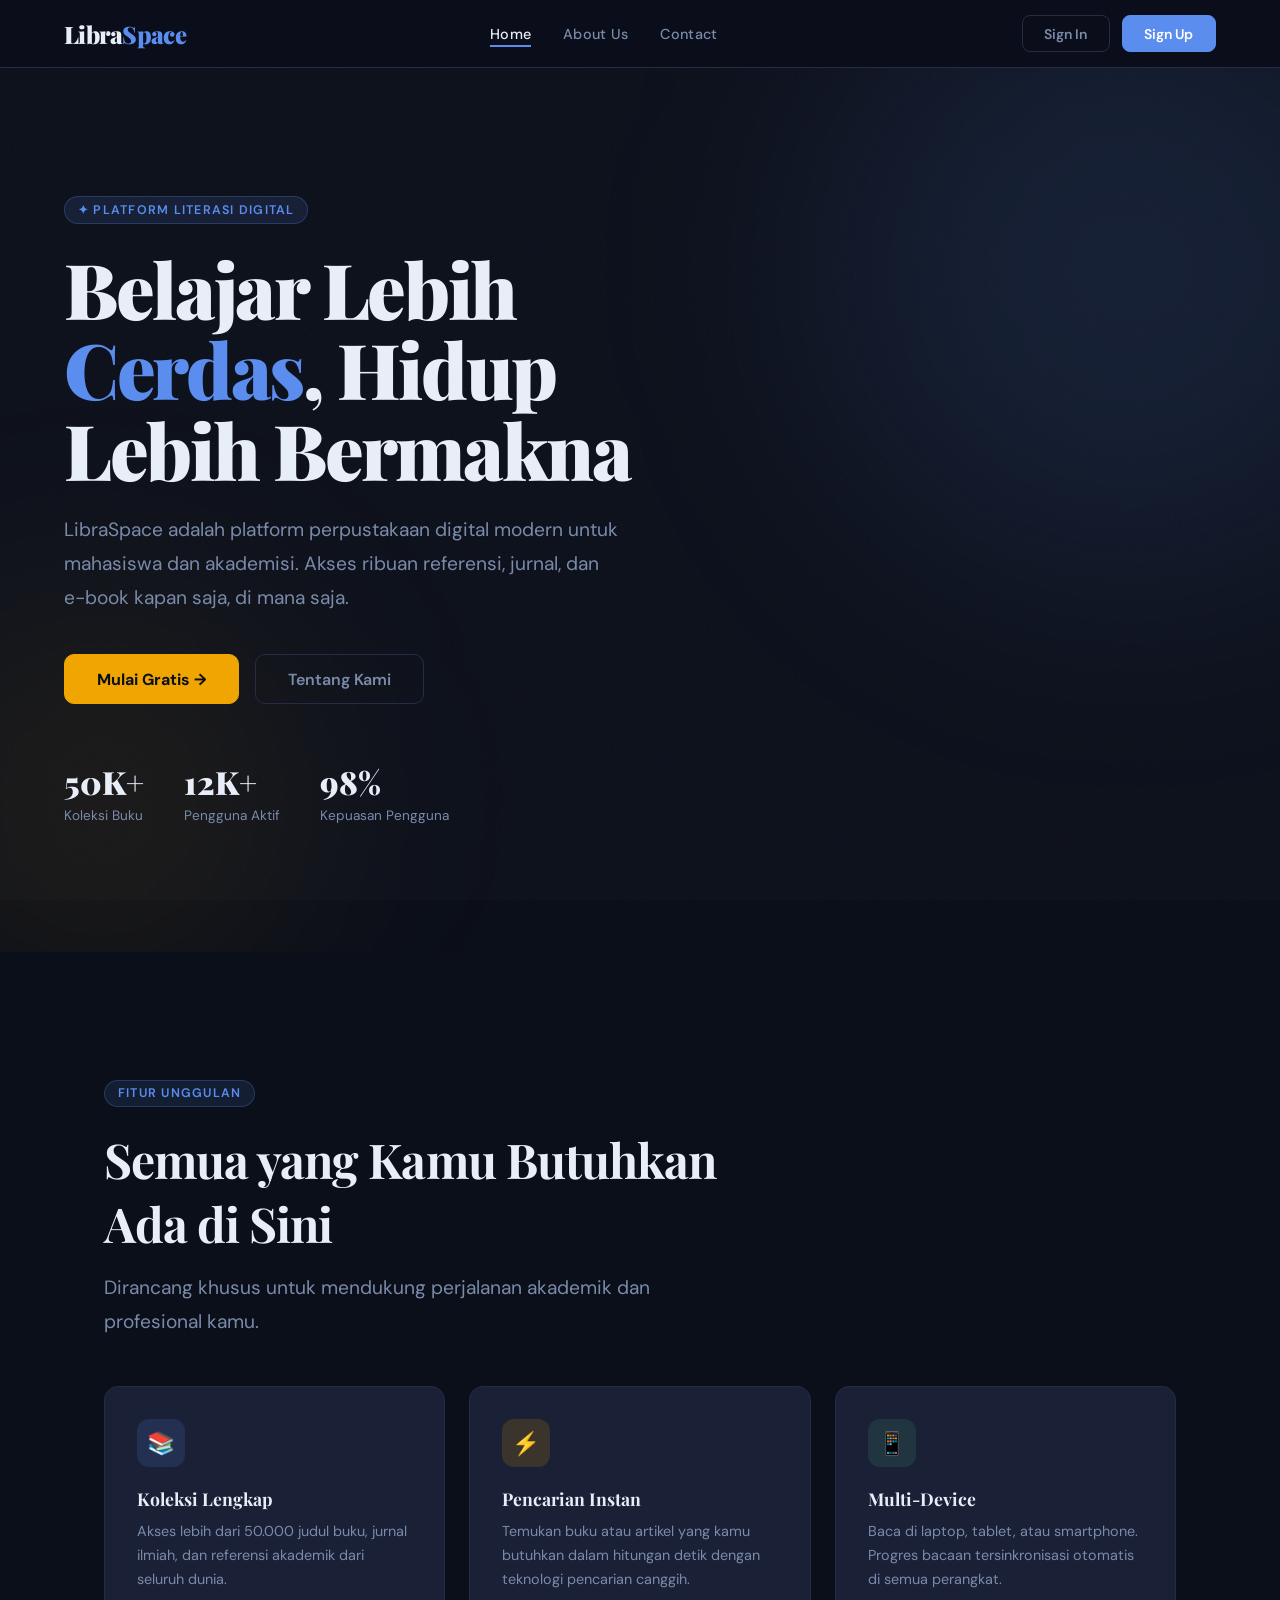
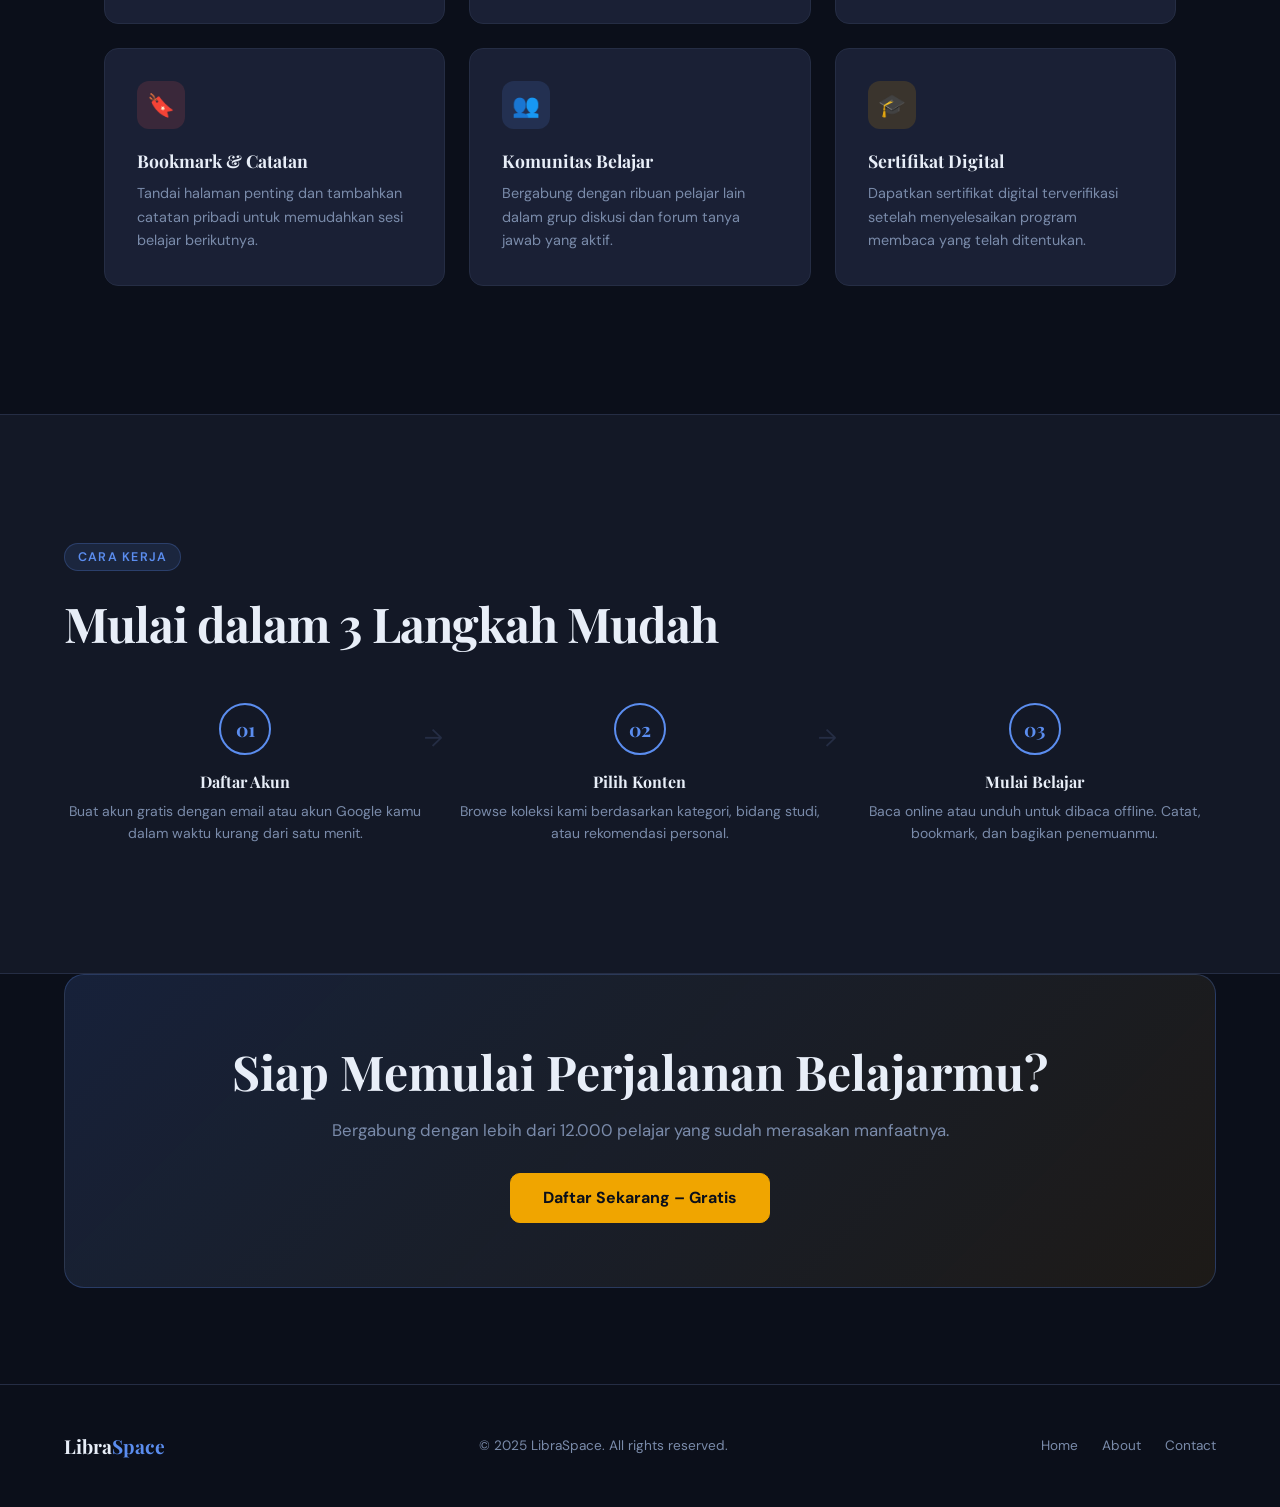
<file: index.html>
<!DOCTYPE html>
<html lang="id">
<head>
  <meta charset="UTF-8"/>
  <meta name="viewport" content="width=device-width, initial-scale=1.0"/>
  <title>LibraSpace – Home</title>
  <link rel="stylesheet" href="style.css"/>
  <style>
    /* ── HERO ── */
    .hero {
      position: relative;
      min-height: calc(100vh - 68px);
      display: flex;
      align-items: center;
      overflow: hidden;
      padding: clamp(4rem,10vw,8rem) clamp(1.5rem,5vw,4rem);
    }
    .blob-1 { width: 600px; height: 600px; background: rgba(91,141,239,0.12); top: -100px; right: -150px; }
    .blob-2 { width: 400px; height: 400px; background: rgba(240,165,0,0.08); bottom: -50px; left: -100px; }

    .hero-content { position: relative; z-index: 2; max-width: 680px; }
    .hero-badge { margin-bottom: 1.5rem; }

    .hero-cta { display: flex; gap: 1rem; flex-wrap: wrap; margin-top: 2.5rem; }

    .hero-stats {
      display: flex; gap: 2.5rem; margin-top: 3.5rem; flex-wrap: wrap;
    }
    .stat-item h3 {
      font-family: 'Playfair Display', serif;
      font-size: 2rem; font-weight: 900;
      color: var(--text);
    }
    .stat-item p { font-size: 0.85rem; color: var(--muted); margin-top: 0.2rem; }

    /* ── FEATURES ── */
    .features-grid {
      display: grid;
      grid-template-columns: repeat(auto-fit, minmax(260px, 1fr));
      gap: 1.5rem;
      margin-top: 3rem;
    }
    .feature-card {
      background: var(--card);
      border: 1px solid var(--border);
      border-radius: var(--radius);
      padding: 2rem;
      transition: all var(--transition);
      cursor: default;
    }
    .feature-card:hover {
      border-color: rgba(91,141,239,0.4);
      transform: translateY(-4px);
      box-shadow: 0 20px 60px rgba(0,0,0,0.3);
    }
    .feature-icon {
      width: 48px; height: 48px;
      border-radius: 12px;
      display: flex; align-items: center; justify-content: center;
      font-size: 1.4rem; margin-bottom: 1.25rem;
    }
    .feature-card h3 { font-size: 1.1rem; margin-bottom: 0.6rem; color: var(--text); }
    .feature-card p { font-size: 0.9rem; color: var(--muted); line-height: 1.65; }

    /* ── HOW IT WORKS ── */
    .steps {
      display: grid;
      grid-template-columns: repeat(auto-fit, minmax(200px, 1fr));
      gap: 2rem; margin-top: 3rem;
    }
    .step { text-align: center; position: relative; }
    .step::after {
      content: '→';
      position: absolute; right: -1rem; top: 1.2rem;
      color: var(--border); font-size: 1.5rem;
    }
    .step:last-child::after { display: none; }
    .step-num {
      width: 52px; height: 52px;
      border: 2px solid var(--primary);
      border-radius: 50%;
      display: flex; align-items: center; justify-content: center;
      font-family: 'Playfair Display', serif;
      font-size: 1.2rem; font-weight: 700; color: var(--primary);
      margin: 0 auto 1rem;
    }
    .step h3 { font-size: 1rem; margin-bottom: 0.5rem; }
    .step p { font-size: 0.875rem; color: var(--muted); line-height: 1.6; }

    /* ── CTA BANNER ── */
    .cta-banner {
      background: linear-gradient(135deg, rgba(91,141,239,0.15) 0%, rgba(240,165,0,0.08) 100%);
      border: 1px solid rgba(91,141,239,0.25);
      border-radius: 20px;
      padding: 4rem clamp(2rem,6vw,5rem);
      text-align: center;
      position: relative;
      overflow: hidden;
      margin: 0 clamp(1.5rem,5vw,4rem) 6rem;
    }
    .cta-banner h2 { font-size: clamp(1.8rem,4vw,3rem); margin-bottom: 1rem; }
    .cta-banner p { color: var(--muted); margin-bottom: 2rem; font-size: 1.05rem; }

    @media (max-width: 768px) {
      .step::after { display: none; }
    }
  </style>
</head>
<body>

<nav>
  <a href="index.html" class="nav-brand">Libra<span>Space</span></a>
  <ul class="nav-links">
    <li><a href="index.html" class="active">Home</a></li>
    <li><a href="about.html">About Us</a></li>
    <li><a href="contact.html">Contact</a></li>
  </ul>
  <div class="nav-cta">
    <a href="signin.html" class="btn btn-ghost">Sign In</a>
    <a href="signup.html" class="btn btn-primary">Sign Up</a>
  </div>
  <button class="hamburger" aria-label="Menu">
    <span></span><span></span><span></span>
  </button>
</nav>

<div class="mobile-menu">
  <a href="index.html">Home</a>
  <a href="about.html">About Us</a>
  <a href="contact.html">Contact</a>
  <a href="signin.html">Sign In</a>
  <a href="signup.html">Sign Up</a>
</div>

<main>
  <!-- HERO -->
  <section class="hero">
    <div class="blob blob-1"></div>
    <div class="blob blob-2"></div>
    <div class="hero-content">
      <div class="tag hero-badge">✦ Platform Literasi Digital</div>
      <h1 class="heading-xl">
        Belajar Lebih<br/>
        <em>Cerdas</em>, Hidup<br/>
        Lebih Bermakna
      </h1>
      <p class="lead">
        LibraSpace adalah platform perpustakaan digital modern untuk mahasiswa dan akademisi. Akses ribuan referensi, jurnal, dan e-book kapan saja, di mana saja.
      </p>
      <div class="hero-cta">
        <a href="signup.html" class="btn btn-accent btn-lg">Mulai Gratis →</a>
        <a href="about.html" class="btn btn-ghost btn-lg">Tentang Kami</a>
      </div>
      <div class="hero-stats">
        <div class="stat-item reveal" data-delay="0">
          <h3>50K+</h3>
          <p>Koleksi Buku</p>
        </div>
        <div class="stat-item reveal" data-delay="100">
          <h3>12K+</h3>
          <p>Pengguna Aktif</p>
        </div>
        <div class="stat-item reveal" data-delay="200">
          <h3>98%</h3>
          <p>Kepuasan Pengguna</p>
        </div>
      </div>
    </div>
  </section>

  <!-- FEATURES -->
  <section class="section">
    <div class="tag reveal">Fitur Unggulan</div>
    <h2 class="heading-lg reveal">Semua yang Kamu Butuhkan<br/>Ada di Sini</h2>
    <p class="lead reveal">Dirancang khusus untuk mendukung perjalanan akademik dan profesional kamu.</p>
    <div class="features-grid">
      <div class="feature-card reveal" data-delay="0">
        <div class="feature-icon" style="background:rgba(91,141,239,0.15);">📚</div>
        <h3>Koleksi Lengkap</h3>
        <p>Akses lebih dari 50.000 judul buku, jurnal ilmiah, dan referensi akademik dari seluruh dunia.</p>
      </div>
      <div class="feature-card reveal" data-delay="100">
        <div class="feature-icon" style="background:rgba(240,165,0,0.15);">⚡</div>
        <h3>Pencarian Instan</h3>
        <p>Temukan buku atau artikel yang kamu butuhkan dalam hitungan detik dengan teknologi pencarian canggih.</p>
      </div>
      <div class="feature-card reveal" data-delay="200">
        <div class="feature-icon" style="background:rgba(76,175,130,0.15);">📱</div>
        <h3>Multi-Device</h3>
        <p>Baca di laptop, tablet, atau smartphone. Progres bacaan tersinkronisasi otomatis di semua perangkat.</p>
      </div>
      <div class="feature-card reveal" data-delay="0">
        <div class="feature-icon" style="background:rgba(239,91,91,0.15);">🔖</div>
        <h3>Bookmark & Catatan</h3>
        <p>Tandai halaman penting dan tambahkan catatan pribadi untuk memudahkan sesi belajar berikutnya.</p>
      </div>
      <div class="feature-card reveal" data-delay="100">
        <div class="feature-icon" style="background:rgba(91,141,239,0.15);">👥</div>
        <h3>Komunitas Belajar</h3>
        <p>Bergabung dengan ribuan pelajar lain dalam grup diskusi dan forum tanya jawab yang aktif.</p>
      </div>
      <div class="feature-card reveal" data-delay="200">
        <div class="feature-icon" style="background:rgba(240,165,0,0.15);">🎓</div>
        <h3>Sertifikat Digital</h3>
        <p>Dapatkan sertifikat digital terverifikasi setelah menyelesaikan program membaca yang telah ditentukan.</p>
      </div>
    </div>
  </section>

  <!-- HOW IT WORKS -->
  <section class="section" style="background: var(--surface); max-width:100%; border-top:1px solid var(--border); border-bottom:1px solid var(--border);">
    <div style="max-width:1200px; margin:0 auto;">
      <div class="tag reveal">Cara Kerja</div>
      <h2 class="heading-lg reveal">Mulai dalam 3 Langkah Mudah</h2>
      <div class="steps">
        <div class="step reveal" data-delay="0">
          <div class="step-num">01</div>
          <h3>Daftar Akun</h3>
          <p>Buat akun gratis dengan email atau akun Google kamu dalam waktu kurang dari satu menit.</p>
        </div>
        <div class="step reveal" data-delay="150">
          <div class="step-num">02</div>
          <h3>Pilih Konten</h3>
          <p>Browse koleksi kami berdasarkan kategori, bidang studi, atau rekomendasi personal.</p>
        </div>
        <div class="step reveal" data-delay="300">
          <div class="step-num">03</div>
          <h3>Mulai Belajar</h3>
          <p>Baca online atau unduh untuk dibaca offline. Catat, bookmark, dan bagikan penemuanmu.</p>
        </div>
      </div>
    </div>
  </section>

  <!-- CTA -->
  <div class="cta-banner reveal">
    <h2>Siap Memulai Perjalanan Belajarmu?</h2>
    <p>Bergabung dengan lebih dari 12.000 pelajar yang sudah merasakan manfaatnya.</p>
    <a href="signup.html" class="btn btn-accent btn-lg">Daftar Sekarang – Gratis</a>
  </div>
</main>

<footer>
  <div class="footer-brand">Libra<span>Space</span></div>
  <p>© 2025 LibraSpace. All rights reserved.</p>
  <div class="footer-links">
    <a href="index.html">Home</a>
    <a href="about.html">About</a>
    <a href="contact.html">Contact</a>
  </div>
</footer>

<script src="main.js"></script>
</body>
</html>
</file>
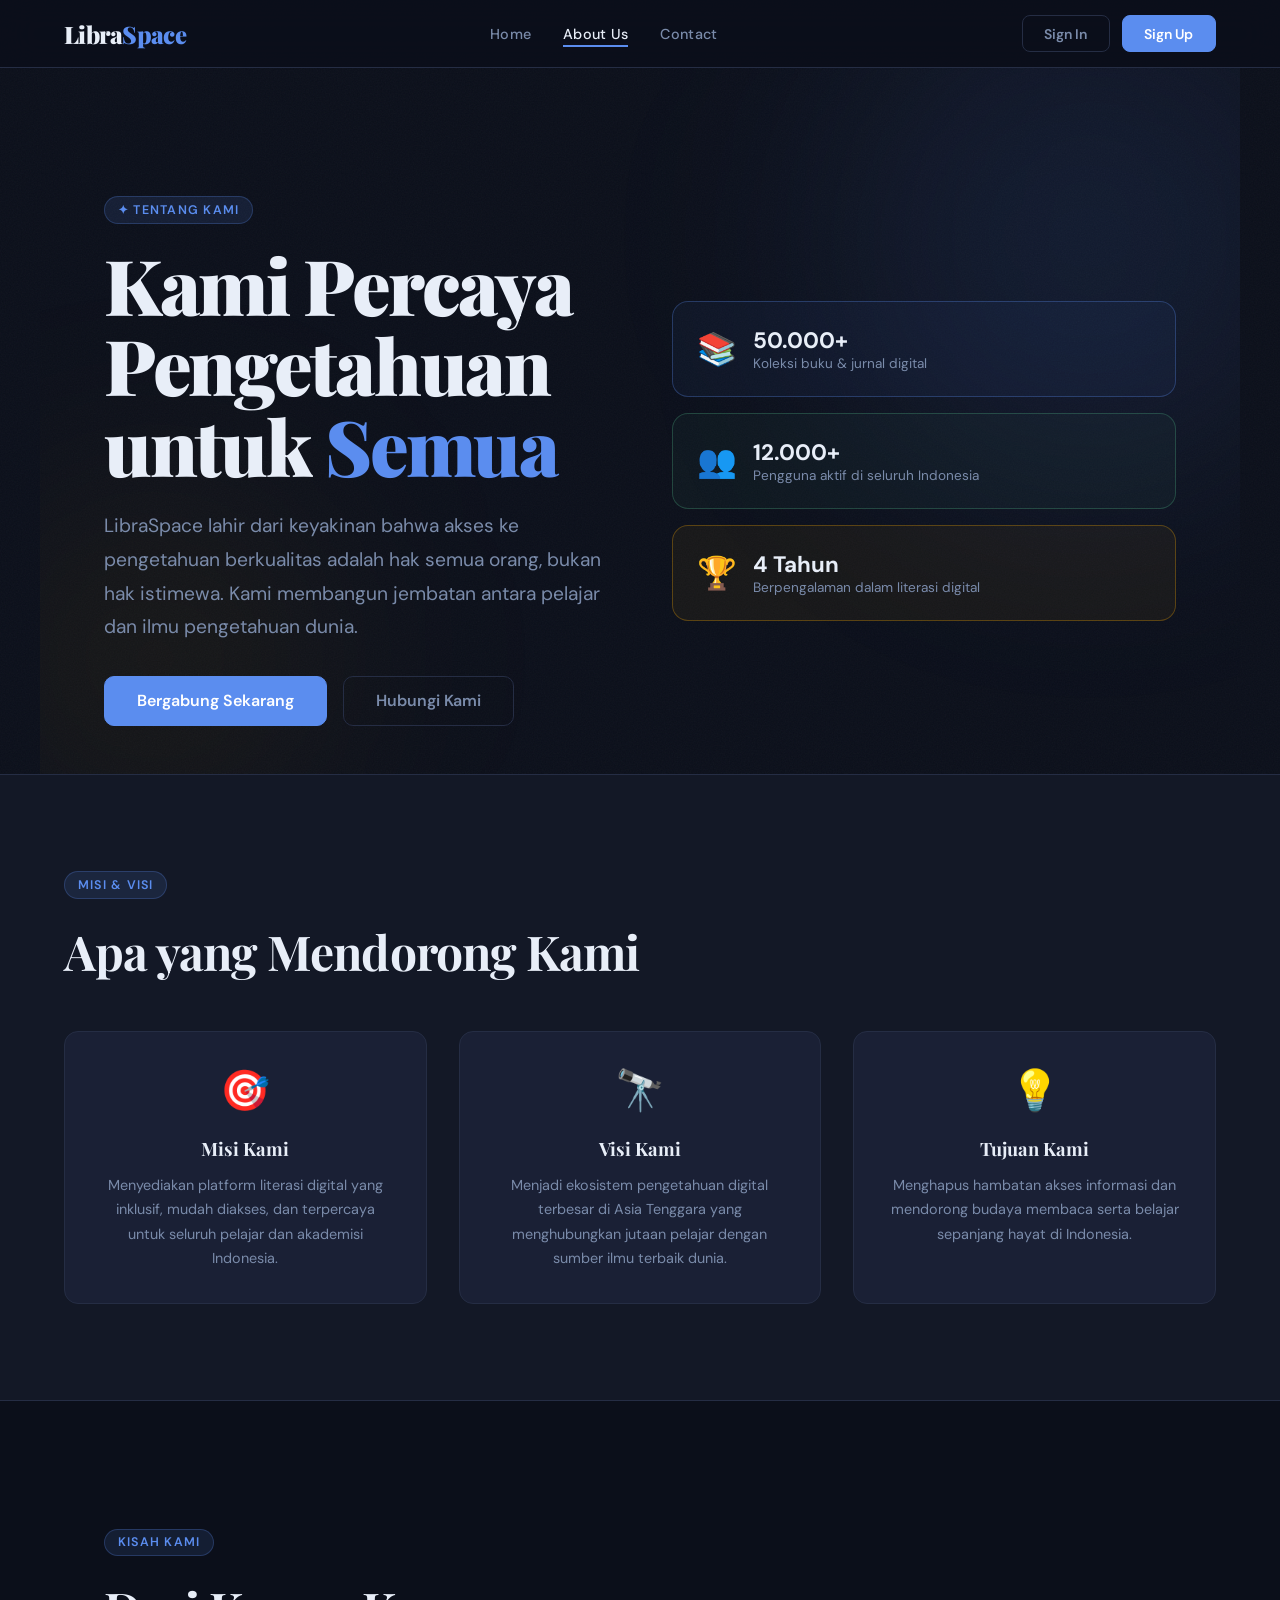
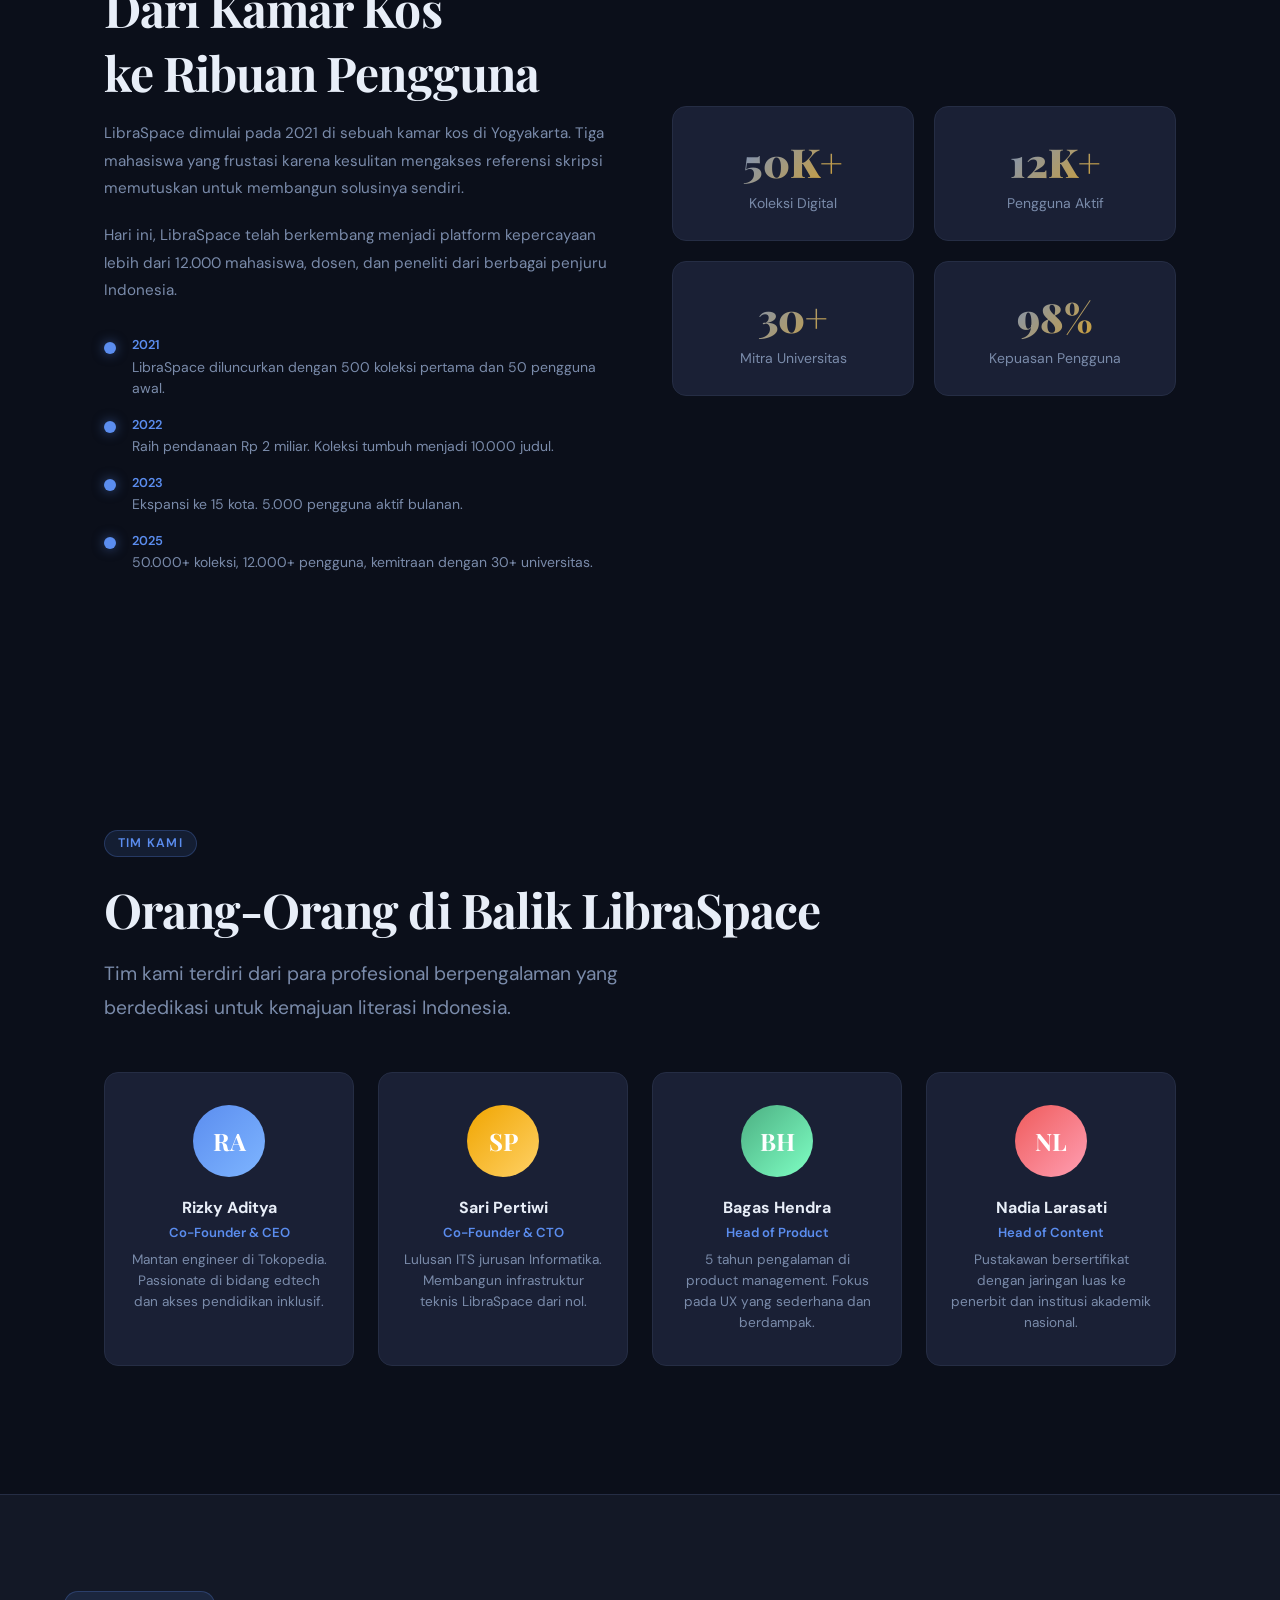
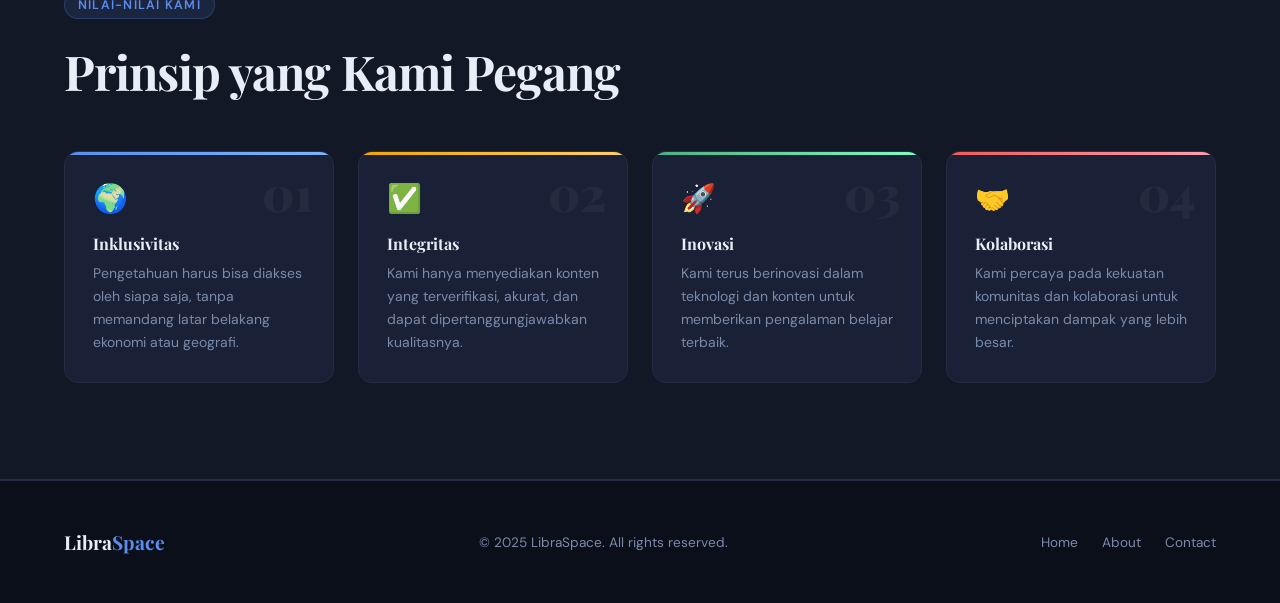
<file: about.html>
<!DOCTYPE html>
<html lang="id">
<head>
  <meta charset="UTF-8"/>
  <meta name="viewport" content="width=device-width, initial-scale=1.0"/>
  <title>LibraSpace – About Us</title>
  <link rel="stylesheet" href="style.css"/>
  <style>
    /* ── HERO ── */
    .about-hero {
      position: relative;
      padding: clamp(5rem,10vw,8rem) clamp(1.5rem,5vw,4rem) 3rem;
      max-width: 1200px;
      margin: 0 auto;
      overflow: hidden;
    }
    .blob-a { width: 500px; height: 500px; background: rgba(91,141,239,0.1); top: -80px; right: -100px; }
    .blob-b { width: 350px; height: 350px; background: rgba(240,165,0,0.07); bottom: -60px; left: -60px; }

    .about-hero-inner {
      display: grid;
      grid-template-columns: 1fr 1fr;
      gap: 4rem;
      align-items: center;
    }
    .about-hero-text { position: relative; z-index: 2; }
    .about-hero-visual {
      position: relative; z-index: 2;
      display: flex; flex-direction: column; gap: 1rem;
    }
    .visual-card {
      background: var(--card);
      border: 1px solid var(--border);
      border-radius: 16px;
      padding: 1.5rem;
      display: flex; align-items: center; gap: 1rem;
    }
    .visual-card-icon { font-size: 2rem; }
    .visual-card h4 { font-size: 1.4rem; font-weight: 700; color: var(--text); }
    .visual-card p { font-size: 0.85rem; color: var(--muted); }
    .visual-card.accent { border-color: rgba(240,165,0,0.3); background: rgba(240,165,0,0.05); }
    .visual-card.blue { border-color: rgba(91,141,239,0.3); background: rgba(91,141,239,0.05); }
    .visual-card.green { border-color: rgba(76,175,130,0.3); background: rgba(76,175,130,0.05); }

    /* ── MISSION ── */
    .mission-section {
      background: var(--surface);
      border-top: 1px solid var(--border);
      border-bottom: 1px solid var(--border);
      padding: clamp(4rem,8vw,6rem) clamp(1.5rem,5vw,4rem);
    }
    .mission-inner { max-width: 1200px; margin: 0 auto; }
    .mission-grid {
      display: grid;
      grid-template-columns: 1fr 1fr 1fr;
      gap: 2rem;
      margin-top: 3rem;
    }
    .mission-card {
      background: var(--card);
      border: 1px solid var(--border);
      border-radius: var(--radius);
      padding: 2rem;
      text-align: center;
      transition: all var(--transition);
    }
    .mission-card:hover { transform: translateY(-5px); border-color: rgba(91,141,239,0.4); box-shadow: 0 20px 50px rgba(0,0,0,0.3); }
    .mission-card .icon { font-size: 2.5rem; margin-bottom: 1.25rem; display: block; }
    .mission-card h3 { font-size: 1.15rem; margin-bottom: 0.75rem; }
    .mission-card p { font-size: 0.9rem; color: var(--muted); line-height: 1.7; }

    /* ── STORY ── */
    .story-section { max-width: 1200px; margin: 0 auto; }
    .story-grid {
      display: grid;
      grid-template-columns: 1fr 1fr;
      gap: 4rem;
      align-items: center;
    }
    .story-text { }
    .story-text p { color: var(--muted); line-height: 1.8; margin-bottom: 1.25rem; font-size: 0.95rem; }
    .timeline { margin-top: 2rem; display: flex; flex-direction: column; gap: 1rem; }
    .timeline-item { display: flex; gap: 1rem; align-items: flex-start; }
    .tl-dot {
      width: 12px; height: 12px; border-radius: 50%;
      background: var(--primary); flex-shrink: 0; margin-top: 0.35rem;
      box-shadow: 0 0 12px rgba(91,141,239,0.5);
    }
    .tl-year { font-size: 0.8rem; color: var(--primary); font-weight: 600; margin-bottom: 0.2rem; }
    .tl-desc { font-size: 0.875rem; color: var(--muted); line-height: 1.55; }

    .story-stats {
      display: grid;
      grid-template-columns: 1fr 1fr;
      gap: 1.25rem;
    }
    .stat-card {
      background: var(--card);
      border: 1px solid var(--border);
      border-radius: var(--radius);
      padding: 1.75rem;
      text-align: center;
      transition: all var(--transition);
    }
    .stat-card:hover { border-color: rgba(91,141,239,0.3); }
    .stat-card h3 {
      font-size: 2.5rem; font-weight: 900;
      background: linear-gradient(135deg, var(--primary), var(--accent));
      -webkit-background-clip: text; -webkit-text-fill-color: transparent;
      margin-bottom: 0.35rem;
    }
    .stat-card p { font-size: 0.875rem; color: var(--muted); }

    /* ── TEAM ── */
    .team-section { max-width: 1200px; margin: 0 auto; }
    .team-grid {
      display: grid;
      grid-template-columns: repeat(auto-fit, minmax(220px, 1fr));
      gap: 1.5rem;
      margin-top: 3rem;
    }
    .team-card {
      background: var(--card);
      border: 1px solid var(--border);
      border-radius: var(--radius);
      padding: 2rem 1.5rem;
      text-align: center;
      transition: all var(--transition);
    }
    .team-card:hover { transform: translateY(-4px); border-color: rgba(91,141,239,0.35); box-shadow: 0 16px 50px rgba(0,0,0,0.25); }
    .team-avatar {
      width: 72px; height: 72px;
      border-radius: 50%;
      margin: 0 auto 1.25rem;
      display: flex; align-items: center; justify-content: center;
      font-family: 'Playfair Display', serif;
      font-size: 1.5rem; font-weight: 700;
      color: #fff;
    }
    .team-card h4 { font-size: 1rem; margin-bottom: 0.35rem; }
    .team-card .role { font-size: 0.82rem; color: var(--primary); font-weight: 600; margin-bottom: 0.5rem; }
    .team-card .bio { font-size: 0.85rem; color: var(--muted); line-height: 1.55; }

    /* ── VALUES ── */
    .values-section {
      background: var(--surface);
      border-top: 1px solid var(--border);
      border-bottom: 1px solid var(--border);
      padding: clamp(4rem,8vw,6rem) clamp(1.5rem,5vw,4rem);
    }
    .values-inner { max-width: 1200px; margin: 0 auto; }
    .values-grid {
      display: grid;
      grid-template-columns: repeat(auto-fit, minmax(220px, 1fr));
      gap: 1.5rem; margin-top: 3rem;
    }
    .value-card {
      background: var(--card);
      border: 1px solid var(--border);
      border-radius: var(--radius);
      padding: 1.75rem;
      position: relative;
      overflow: hidden;
      transition: all var(--transition);
    }
    .value-card::before {
      content: '';
      position: absolute;
      top: 0; left: 0; right: 0;
      height: 3px;
    }
    .value-card.c1::before { background: linear-gradient(90deg, var(--primary), #7eb5ff); }
    .value-card.c2::before { background: linear-gradient(90deg, var(--accent), #ffd166); }
    .value-card.c3::before { background: linear-gradient(90deg, var(--success), #7fffc4); }
    .value-card.c4::before { background: linear-gradient(90deg, var(--danger), #ff9fb3); }
    .value-card:hover { transform: translateY(-3px); box-shadow: 0 12px 40px rgba(0,0,0,0.2); }
    .value-num {
      font-family: 'Playfair Display', serif;
      font-size: 3rem; font-weight: 900;
      color: rgba(255,255,255,0.05);
      position: absolute; top: 1rem; right: 1.25rem;
      line-height: 1;
    }
    .value-card .icon { font-size: 1.75rem; margin-bottom: 1rem; display: block; }
    .value-card h3 { font-size: 1rem; margin-bottom: 0.5rem; }
    .value-card p { font-size: 0.875rem; color: var(--muted); line-height: 1.65; }

    @media (max-width: 900px) {
      .about-hero-inner { grid-template-columns: 1fr; }
      .about-hero-visual { display: none; }
      .story-grid { grid-template-columns: 1fr; }
      .mission-grid { grid-template-columns: 1fr; }
    }
  </style>
</head>
<body>

<nav>
  <a href="index.html" class="nav-brand">Libra<span>Space</span></a>
  <ul class="nav-links">
    <li><a href="index.html">Home</a></li>
    <li><a href="about.html" class="active">About Us</a></li>
    <li><a href="contact.html">Contact</a></li>
  </ul>
  <div class="nav-cta">
    <a href="signin.html" class="btn btn-ghost">Sign In</a>
    <a href="signup.html" class="btn btn-primary">Sign Up</a>
  </div>
  <button class="hamburger" aria-label="Menu">
    <span></span><span></span><span></span>
  </button>
</nav>

<div class="mobile-menu">
  <a href="index.html">Home</a>
  <a href="about.html">About Us</a>
  <a href="contact.html">Contact</a>
  <a href="signin.html">Sign In</a>
  <a href="signup.html">Sign Up</a>
</div>

<main>
  <!-- HERO -->
  <section class="about-hero">
    <div class="blob blob-a"></div>
    <div class="blob blob-b"></div>
    <div class="about-hero-inner">
      <div class="about-hero-text reveal">
        <div class="tag">✦ Tentang Kami</div>
        <h1 class="heading-xl">Kami Percaya<br/>Pengetahuan<br/>untuk <em>Semua</em></h1>
        <p class="lead">LibraSpace lahir dari keyakinan bahwa akses ke pengetahuan berkualitas adalah hak semua orang, bukan hak istimewa. Kami membangun jembatan antara pelajar dan ilmu pengetahuan dunia.</p>
        <div style="display:flex;gap:1rem;flex-wrap:wrap;margin-top:2rem;">
          <a href="signup.html" class="btn btn-primary btn-lg">Bergabung Sekarang</a>
          <a href="contact.html" class="btn btn-ghost btn-lg">Hubungi Kami</a>
        </div>
      </div>
      <div class="about-hero-visual reveal" data-delay="200">
        <div class="visual-card blue">
          <div class="visual-card-icon">📚</div>
          <div><h4>50.000+</h4><p>Koleksi buku & jurnal digital</p></div>
        </div>
        <div class="visual-card green">
          <div class="visual-card-icon">👥</div>
          <div><h4>12.000+</h4><p>Pengguna aktif di seluruh Indonesia</p></div>
        </div>
        <div class="visual-card accent">
          <div class="visual-card-icon">🏆</div>
          <div><h4>4 Tahun</h4><p>Berpengalaman dalam literasi digital</p></div>
        </div>
      </div>
    </div>
  </section>

  <!-- MISSION, VISION, PURPOSE -->
  <section class="mission-section">
    <div class="mission-inner">
      <div class="tag reveal">Misi & Visi</div>
      <h2 class="heading-lg reveal">Apa yang Mendorong Kami</h2>
      <div class="mission-grid">
        <div class="mission-card reveal" data-delay="0">
          <span class="icon">🎯</span>
          <h3>Misi Kami</h3>
          <p>Menyediakan platform literasi digital yang inklusif, mudah diakses, dan terpercaya untuk seluruh pelajar dan akademisi Indonesia.</p>
        </div>
        <div class="mission-card reveal" data-delay="150">
          <span class="icon">🔭</span>
          <h3>Visi Kami</h3>
          <p>Menjadi ekosistem pengetahuan digital terbesar di Asia Tenggara yang menghubungkan jutaan pelajar dengan sumber ilmu terbaik dunia.</p>
        </div>
        <div class="mission-card reveal" data-delay="300">
          <span class="icon">💡</span>
          <h3>Tujuan Kami</h3>
          <p>Menghapus hambatan akses informasi dan mendorong budaya membaca serta belajar sepanjang hayat di Indonesia.</p>
        </div>
      </div>
    </div>
  </section>

  <!-- STORY + STATS -->
  <section class="section story-section">
    <div class="story-grid">
      <div class="story-text reveal">
        <div class="tag">Kisah Kami</div>
        <h2 class="heading-lg">Dari Kamar Kos<br/>ke Ribuan Pengguna</h2>
        <p>LibraSpace dimulai pada 2021 di sebuah kamar kos di Yogyakarta. Tiga mahasiswa yang frustasi karena kesulitan mengakses referensi skripsi memutuskan untuk membangun solusinya sendiri.</p>
        <p>Hari ini, LibraSpace telah berkembang menjadi platform kepercayaan lebih dari 12.000 mahasiswa, dosen, dan peneliti dari berbagai penjuru Indonesia.</p>
        <div class="timeline">
          <div class="timeline-item">
            <div class="tl-dot"></div>
            <div><div class="tl-year">2021</div><div class="tl-desc">LibraSpace diluncurkan dengan 500 koleksi pertama dan 50 pengguna awal.</div></div>
          </div>
          <div class="timeline-item">
            <div class="tl-dot"></div>
            <div><div class="tl-year">2022</div><div class="tl-desc">Raih pendanaan Rp 2 miliar. Koleksi tumbuh menjadi 10.000 judul.</div></div>
          </div>
          <div class="timeline-item">
            <div class="tl-dot"></div>
            <div><div class="tl-year">2023</div><div class="tl-desc">Ekspansi ke 15 kota. 5.000 pengguna aktif bulanan.</div></div>
          </div>
          <div class="timeline-item">
            <div class="tl-dot"></div>
            <div><div class="tl-year">2025</div><div class="tl-desc">50.000+ koleksi, 12.000+ pengguna, kemitraan dengan 30+ universitas.</div></div>
          </div>
        </div>
      </div>
      <div class="story-stats reveal" data-delay="200">
        <div class="stat-card">
          <h3>50K+</h3>
          <p>Koleksi Digital</p>
        </div>
        <div class="stat-card">
          <h3>12K+</h3>
          <p>Pengguna Aktif</p>
        </div>
        <div class="stat-card">
          <h3>30+</h3>
          <p>Mitra Universitas</p>
        </div>
        <div class="stat-card">
          <h3>98%</h3>
          <p>Kepuasan Pengguna</p>
        </div>
      </div>
    </div>
  </section>

  <!-- TEAM -->
  <section class="section team-section">
    <div class="tag reveal">Tim Kami</div>
    <h2 class="heading-lg reveal">Orang-Orang di Balik LibraSpace</h2>
    <p class="lead reveal">Tim kami terdiri dari para profesional berpengalaman yang berdedikasi untuk kemajuan literasi Indonesia.</p>
    <div class="team-grid">
      <div class="team-card reveal" data-delay="0">
        <div class="team-avatar" style="background:linear-gradient(135deg,#5B8DEF,#7eb5ff);">RA</div>
        <h4>Rizky Aditya</h4>
        <div class="role">Co-Founder & CEO</div>
        <div class="bio">Mantan engineer di Tokopedia. Passionate di bidang edtech dan akses pendidikan inklusif.</div>
      </div>
      <div class="team-card reveal" data-delay="100">
        <div class="team-avatar" style="background:linear-gradient(135deg,#F0A500,#ffd166);">SP</div>
        <h4>Sari Pertiwi</h4>
        <div class="role">Co-Founder & CTO</div>
        <div class="bio">Lulusan ITS jurusan Informatika. Membangun infrastruktur teknis LibraSpace dari nol.</div>
      </div>
      <div class="team-card reveal" data-delay="200">
        <div class="team-avatar" style="background:linear-gradient(135deg,#4CAF82,#7fffc4);">BH</div>
        <h4>Bagas Hendra</h4>
        <div class="role">Head of Product</div>
        <div class="bio">5 tahun pengalaman di product management. Fokus pada UX yang sederhana dan berdampak.</div>
      </div>
      <div class="team-card reveal" data-delay="300">
        <div class="team-avatar" style="background:linear-gradient(135deg,#EF5B5B,#ff9fb3);">NL</div>
        <h4>Nadia Larasati</h4>
        <div class="role">Head of Content</div>
        <div class="bio">Pustakawan bersertifikat dengan jaringan luas ke penerbit dan institusi akademik nasional.</div>
      </div>
    </div>
  </section>

  <!-- VALUES -->
  <section class="values-section">
    <div class="values-inner">
      <div class="tag reveal">Nilai-Nilai Kami</div>
      <h2 class="heading-lg reveal">Prinsip yang Kami Pegang</h2>
      <div class="values-grid">
        <div class="value-card c1 reveal" data-delay="0">
          <div class="value-num">01</div>
          <span class="icon">🌍</span>
          <h3>Inklusivitas</h3>
          <p>Pengetahuan harus bisa diakses oleh siapa saja, tanpa memandang latar belakang ekonomi atau geografi.</p>
        </div>
        <div class="value-card c2 reveal" data-delay="100">
          <div class="value-num">02</div>
          <span class="icon">✅</span>
          <h3>Integritas</h3>
          <p>Kami hanya menyediakan konten yang terverifikasi, akurat, dan dapat dipertanggungjawabkan kualitasnya.</p>
        </div>
        <div class="value-card c3 reveal" data-delay="200">
          <div class="value-num">03</div>
          <span class="icon">🚀</span>
          <h3>Inovasi</h3>
          <p>Kami terus berinovasi dalam teknologi dan konten untuk memberikan pengalaman belajar terbaik.</p>
        </div>
        <div class="value-card c4 reveal" data-delay="300">
          <div class="value-num">04</div>
          <span class="icon">🤝</span>
          <h3>Kolaborasi</h3>
          <p>Kami percaya pada kekuatan komunitas dan kolaborasi untuk menciptakan dampak yang lebih besar.</p>
        </div>
      </div>
    </div>
  </section>
</main>

<footer>
  <div class="footer-brand">Libra<span>Space</span></div>
  <p>© 2025 LibraSpace. All rights reserved.</p>
  <div class="footer-links">
    <a href="index.html">Home</a>
    <a href="about.html">About</a>
    <a href="contact.html">Contact</a>
  </div>
</footer>

<script src="main.js"></script>
</body>
</html>
</file>
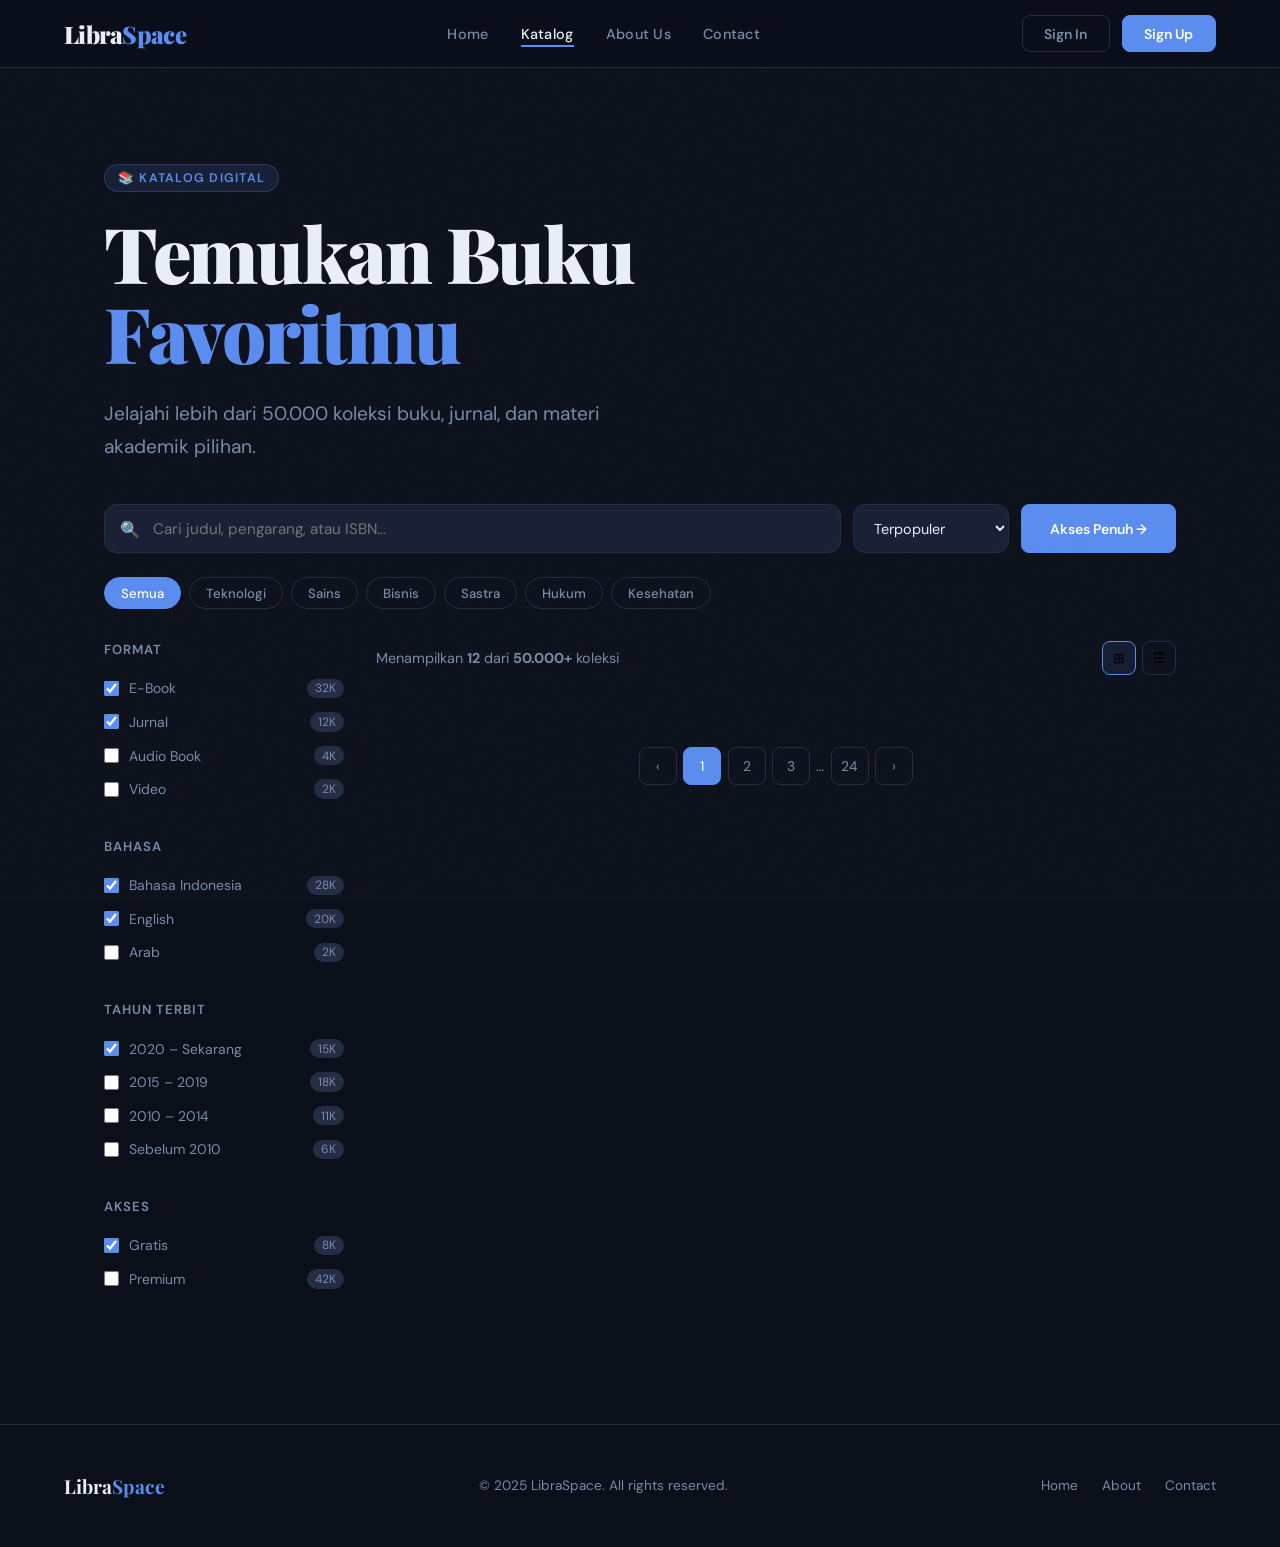
<file: catalog.html>
<!DOCTYPE html>
<html lang="id">
<head>
  <meta charset="UTF-8"/>
  <meta name="viewport" content="width=device-width, initial-scale=1.0"/>
  <title>LibraSpace – Katalog Buku</title>
  <link rel="stylesheet" href="style.css"/>
  <style>
    .catalog-hero {
      padding: clamp(4rem,8vw,6rem) clamp(1.5rem,5vw,4rem) 2rem;
      max-width: 1200px; margin: 0 auto;
    }
    /* ── SEARCH BAR ── */
    .search-bar {
      display: flex; gap: 0.75rem; margin-top: 2.5rem; flex-wrap: wrap;
    }
    .search-input-wrap {
      flex: 1; min-width: 260px;
      position: relative;
    }
    .search-input-wrap input {
      width: 100%;
      background: var(--card);
      border: 1.5px solid var(--border);
      border-radius: 12px;
      padding: 0.85rem 1rem 0.85rem 3rem;
      color: var(--text);
      font-family: 'DM Sans', sans-serif;
      font-size: 0.95rem;
      outline: none;
      transition: border-color var(--transition);
    }
    .search-input-wrap input:focus { border-color: var(--primary); }
    .search-input-wrap .search-icon {
      position: absolute; left: 1rem; top: 50%; transform: translateY(-50%);
      font-size: 1rem; color: var(--muted); pointer-events: none;
    }
    .search-bar select {
      background: var(--card);
      border: 1.5px solid var(--border);
      border-radius: 12px;
      padding: 0.85rem 1rem;
      color: var(--text);
      font-family: 'DM Sans', sans-serif;
      font-size: 0.9rem;
      outline: none;
      cursor: pointer;
    }
    .search-bar .btn { padding: 0.85rem 1.75rem; }

    /* ── FILTER CHIPS ── */
    .filter-row {
      display: flex; gap: 0.5rem; flex-wrap: wrap;
      margin: 1.5rem 0 0;
    }
    .chip {
      padding: 0.4rem 1rem;
      border: 1.5px solid var(--border);
      border-radius: 100px;
      font-size: 0.82rem; font-weight: 500;
      color: var(--muted); cursor: pointer;
      background: transparent;
      font-family: 'DM Sans', sans-serif;
      transition: all var(--transition);
    }
    .chip:hover { border-color: var(--primary); color: var(--primary); }
    .chip.active { background: var(--primary); border-color: var(--primary); color: #fff; }

    /* ── CATALOG LAYOUT ── */
    .catalog-layout {
      display: grid;
      grid-template-columns: 240px 1fr;
      gap: 2rem;
      max-width: 1200px; margin: 0 auto;
      padding: 0 clamp(1.5rem,5vw,4rem) 6rem;
    }

    /* SIDEBAR */
    .catalog-sidebar { }
    .sidebar-section { margin-bottom: 2rem; }
    .sidebar-section h4 {
      font-size: 0.82rem; font-weight: 600;
      text-transform: uppercase; letter-spacing: 0.08em;
      color: var(--muted); margin-bottom: 0.85rem;
    }
    .sidebar-option {
      display: flex; align-items: center; gap: 0.65rem;
      padding: 0.45rem 0; cursor: pointer;
    }
    .sidebar-option input[type=checkbox] { accent-color: var(--primary); width: 15px; height: 15px; }
    .sidebar-option label { font-size: 0.875rem; color: var(--muted); cursor: pointer; transition: color var(--transition); }
    .sidebar-option:hover label { color: var(--text); }
    .sidebar-option .count {
      margin-left: auto; font-size: 0.75rem;
      background: var(--border); color: var(--muted);
      border-radius: 100px; padding: 0.1rem 0.5rem;
    }

    /* BOOKS GRID */
    .catalog-main { }
    .catalog-header {
      display: flex; align-items: center; justify-content: space-between;
      margin-bottom: 1.5rem; flex-wrap: wrap; gap: 0.75rem;
    }
    .catalog-header p { font-size: 0.9rem; color: var(--muted); }
    .view-toggle { display: flex; gap: 0.4rem; }
    .view-btn {
      width: 34px; height: 34px;
      border: 1.5px solid var(--border);
      border-radius: 8px; background: transparent;
      display: flex; align-items: center; justify-content: center;
      cursor: pointer; font-size: 0.9rem; transition: all var(--transition);
    }
    .view-btn.active { border-color: var(--primary); background: rgba(91,141,239,0.1); }

    .books-grid {
      display: grid;
      grid-template-columns: repeat(auto-fill, minmax(190px, 1fr));
      gap: 1.25rem;
    }
    .book-card {
      background: var(--card);
      border: 1px solid var(--border);
      border-radius: var(--radius);
      overflow: hidden;
      transition: all var(--transition);
      cursor: pointer;
    }
    .book-card:hover {
      transform: translateY(-5px);
      border-color: rgba(91,141,239,0.4);
      box-shadow: 0 20px 50px rgba(0,0,0,0.3);
    }
    .book-cover {
      height: 200px;
      display: flex; align-items: center; justify-content: center;
      font-size: 3.5rem;
      position: relative; overflow: hidden;
    }
    .book-cover-overlay {
      position: absolute; inset: 0;
      background: rgba(0,0,0,0.5);
      display: flex; align-items: center; justify-content: center;
      opacity: 0; transition: opacity var(--transition);
    }
    .book-card:hover .book-cover-overlay { opacity: 1; }
    .book-cover-overlay .btn { font-size: 0.82rem; padding: 0.5rem 1rem; }

    .book-info { padding: 1rem; }
    .book-info .book-cat { font-size: 0.72rem; font-weight: 600; text-transform: uppercase; letter-spacing: 0.08em; margin-bottom: 0.35rem; }
    .book-info h4 { font-size: 0.9rem; font-weight: 600; color: var(--text); margin-bottom: 0.25rem; line-height: 1.35; }
    .book-info .author { font-size: 0.8rem; color: var(--muted); margin-bottom: 0.6rem; }
    .book-meta { display: flex; align-items: center; justify-content: space-between; }
    .stars { font-size: 0.78rem; color: var(--accent); }
    .book-badge { font-size: 0.72rem; }

    /* PAGINATION */
    .pagination {
      display: flex; justify-content: center; align-items: center;
      gap: 0.4rem; margin-top: 3rem;
    }
    .page-btn {
      width: 38px; height: 38px;
      border: 1.5px solid var(--border);
      border-radius: 8px; background: transparent;
      color: var(--muted); font-family: 'DM Sans', sans-serif;
      font-size: 0.875rem; cursor: pointer;
      display: flex; align-items: center; justify-content: center;
      transition: all var(--transition);
    }
    .page-btn:hover { border-color: var(--primary); color: var(--primary); }
    .page-btn.active { background: var(--primary); border-color: var(--primary); color: #fff; }

    @media (max-width: 900px) {
      .catalog-layout { grid-template-columns: 1fr; }
      .catalog-sidebar { display: none; }
    }
    @media (max-width: 600px) {
      .books-grid { grid-template-columns: repeat(2, 1fr); }
    }
  </style>
</head>
<body>

<nav>
  <a href="index.html" class="nav-brand">Libra<span>Space</span></a>
  <ul class="nav-links">
    <li><a href="index.html">Home</a></li>
    <li><a href="catalog.html" class="active">Katalog</a></li>
    <li><a href="about.html">About Us</a></li>
    <li><a href="contact.html">Contact</a></li>
  </ul>
  <div class="nav-cta">
    <a href="signin.html" class="btn btn-ghost">Sign In</a>
    <a href="signup.html" class="btn btn-primary">Sign Up</a>
  </div>
  <button class="hamburger" aria-label="Menu">
    <span></span><span></span><span></span>
  </button>
</nav>

<div class="mobile-menu">
  <a href="index.html">Home</a>
  <a href="catalog.html">Katalog</a>
  <a href="about.html">About Us</a>
  <a href="contact.html">Contact</a>
  <a href="signin.html">Sign In</a>
  <a href="signup.html">Sign Up</a>
</div>

<main>
  <!-- HERO -->
  <section class="catalog-hero">
    <div class="tag reveal">📚 Katalog Digital</div>
    <h1 class="heading-xl reveal">Temukan Buku<br/><em>Favoritmu</em></h1>
    <p class="lead reveal">Jelajahi lebih dari 50.000 koleksi buku, jurnal, dan materi akademik pilihan.</p>

    <div class="search-bar reveal">
      <div class="search-input-wrap">
        <span class="search-icon">🔍</span>
        <input type="text" id="searchInput" placeholder="Cari judul, pengarang, atau ISBN..." oninput="filterBooks()"/>
      </div>
      <select id="sortSelect" onchange="filterBooks()">
        <option value="popular">Terpopuler</option>
        <option value="newest">Terbaru</option>
        <option value="rating">Rating Tertinggi</option>
        <option value="az">A–Z</option>
      </select>
      <a href="signup.html" class="btn btn-primary">Akses Penuh →</a>
    </div>

    <div class="filter-row reveal">
      <button class="chip active" onclick="setChip(this,'all')">Semua</button>
      <button class="chip" onclick="setChip(this,'teknologi')">Teknologi</button>
      <button class="chip" onclick="setChip(this,'sains')">Sains</button>
      <button class="chip" onclick="setChip(this,'bisnis')">Bisnis</button>
      <button class="chip" onclick="setChip(this,'sastra')">Sastra</button>
      <button class="chip" onclick="setChip(this,'hukum')">Hukum</button>
      <button class="chip" onclick="setChip(this,'kesehatan')">Kesehatan</button>
    </div>
  </section>

  <div class="catalog-layout">
    <!-- SIDEBAR -->
    <aside class="catalog-sidebar">
      <div class="sidebar-section">
        <h4>Format</h4>
        <div class="sidebar-option"><input type="checkbox" id="f1" checked/><label for="f1">E-Book</label><span class="count">32K</span></div>
        <div class="sidebar-option"><input type="checkbox" id="f2" checked/><label for="f2">Jurnal</label><span class="count">12K</span></div>
        <div class="sidebar-option"><input type="checkbox" id="f3"/><label for="f3">Audio Book</label><span class="count">4K</span></div>
        <div class="sidebar-option"><input type="checkbox" id="f4"/><label for="f4">Video</label><span class="count">2K</span></div>
      </div>
      <div class="sidebar-section">
        <h4>Bahasa</h4>
        <div class="sidebar-option"><input type="checkbox" id="l1" checked/><label for="l1">Bahasa Indonesia</label><span class="count">28K</span></div>
        <div class="sidebar-option"><input type="checkbox" id="l2" checked/><label for="l2">English</label><span class="count">20K</span></div>
        <div class="sidebar-option"><input type="checkbox" id="l3"/><label for="l3">Arab</label><span class="count">2K</span></div>
      </div>
      <div class="sidebar-section">
        <h4>Tahun Terbit</h4>
        <div class="sidebar-option"><input type="checkbox" id="y1" checked/><label for="y1">2020 – Sekarang</label><span class="count">15K</span></div>
        <div class="sidebar-option"><input type="checkbox" id="y2"/><label for="y2">2015 – 2019</label><span class="count">18K</span></div>
        <div class="sidebar-option"><input type="checkbox" id="y3"/><label for="y3">2010 – 2014</label><span class="count">11K</span></div>
        <div class="sidebar-option"><input type="checkbox" id="y4"/><label for="y4">Sebelum 2010</label><span class="count">6K</span></div>
      </div>
      <div class="sidebar-section">
        <h4>Akses</h4>
        <div class="sidebar-option"><input type="checkbox" id="a1" checked/><label for="a1">Gratis</label><span class="count">8K</span></div>
        <div class="sidebar-option"><input type="checkbox" id="a2"/><label for="a2">Premium</label><span class="count">42K</span></div>
      </div>
    </aside>

    <!-- MAIN GRID -->
    <div class="catalog-main">
      <div class="catalog-header">
        <p id="bookCount">Menampilkan <strong>12</strong> dari <strong>50.000+</strong> koleksi</p>
        <div class="view-toggle">
          <button class="view-btn active" title="Grid">⊞</button>
          <button class="view-btn" title="List">☰</button>
        </div>
      </div>

      <div class="books-grid" id="booksGrid">
        <!-- generated by JS -->
      </div>

      <div class="pagination">
        <button class="page-btn">‹</button>
        <button class="page-btn active">1</button>
        <button class="page-btn">2</button>
        <button class="page-btn">3</button>
        <span style="color:var(--muted);font-size:0.9rem;">…</span>
        <button class="page-btn">24</button>
        <button class="page-btn">›</button>
      </div>
    </div>
  </div>
</main>

<footer>
  <div class="footer-brand">Libra<span>Space</span></div>
  <p>© 2025 LibraSpace. All rights reserved.</p>
  <div class="footer-links">
    <a href="index.html">Home</a>
    <a href="about.html">About</a>
    <a href="contact.html">Contact</a>
  </div>
</footer>

<script src="main.js"></script>
<script>
const books = [
  { emoji:'💻', bg:'#1A2B4A', cat:'Teknologi', catColor:'#5B8DEF', title:'Clean Code: A Handbook', author:'Robert C. Martin', rating:'4.9', stars:'★★★★★', badge:'🆓', badgeClass:'badge-green', tag:'teknologi' },
  { emoji:'🧬', bg:'#1A3A2A', cat:'Sains', catColor:'#4CAF82', title:'The Gene: An Intimate History', author:'Siddhartha Mukherjee', rating:'4.8', stars:'★★★★★', badge:'PRO', badgeClass:'badge-blue', tag:'sains' },
  { emoji:'📈', bg:'#2A1A10', cat:'Bisnis', catColor:'#F0A500', title:'Zero to One', author:'Peter Thiel', rating:'4.7', stars:'★★★★☆', badge:'🆓', badgeClass:'badge-green', tag:'bisnis' },
  { emoji:'📖', bg:'#2A1A2A', cat:'Sastra', catColor:'#EF5B5B', title:'Bumi Manusia', author:'Pramoedya Ananta Toer', rating:'4.9', stars:'★★★★★', badge:'🆓', badgeClass:'badge-green', tag:'sastra' },
  { emoji:'⚖️', bg:'#1A2A1A', cat:'Hukum', catColor:'#7EC8E3', title:'Hukum Perdata Indonesia', author:'R. Subekti', rating:'4.6', stars:'★★★★☆', badge:'PRO', badgeClass:'badge-blue', tag:'hukum' },
  { emoji:'🩺', bg:'#2A1020', cat:'Kesehatan', catColor:'#FF6B9D', title:'Ilmu Penyakit Dalam', author:'Prof. Siti Setiati', rating:'4.8', stars:'★★★★★', badge:'PRO', badgeClass:'badge-blue', tag:'kesehatan' },
  { emoji:'🤖', bg:'#101A2A', cat:'Teknologi', catColor:'#5B8DEF', title:'Artificial Intelligence: A Modern Approach', author:'Russell & Norvig', rating:'4.7', stars:'★★★★☆', badge:'PRO', badgeClass:'badge-blue', tag:'teknologi' },
  { emoji:'🌍', bg:'#0D1E0D', cat:'Sains', catColor:'#4CAF82', title:'A Short History of Nearly Everything', author:'Bill Bryson', rating:'4.9', stars:'★★★★★', badge:'🆓', badgeClass:'badge-green', tag:'sains' },
  { emoji:'💰', bg:'#1E1A00', cat:'Bisnis', catColor:'#F0A500', title:'Rich Dad Poor Dad', author:'Robert T. Kiyosaki', rating:'4.5', stars:'★★★★☆', badge:'🆓', badgeClass:'badge-green', tag:'bisnis' },
  { emoji:'🎭', bg:'#1E0A1E', cat:'Sastra', catColor:'#EF5B5B', title:'Laskar Pelangi', author:'Andrea Hirata', rating:'4.8', stars:'★★★★★', badge:'🆓', badgeClass:'badge-green', tag:'sastra' },
  { emoji:'🔬', bg:'#0A1A1A', cat:'Sains', catColor:'#4CAF82', title:'A Brief History of Time', author:'Stephen Hawking', rating:'4.7', stars:'★★★★☆', badge:'PRO', badgeClass:'badge-blue', tag:'sains' },
  { emoji:'📊', bg:'#1A0E0E', cat:'Bisnis', catColor:'#F0A500', title:'Thinking Fast and Slow', author:'Daniel Kahneman', rating:'4.8', stars:'★★★★★', badge:'PRO', badgeClass:'badge-blue', tag:'bisnis' },
];

let activeTag = 'all';

function renderBooks(list) {
  const grid = document.getElementById('booksGrid');
  grid.innerHTML = list.map(b => `
    <div class="book-card reveal">
      <div class="book-cover" style="background:${b.bg};">
        <span>${b.emoji}</span>
        <div class="book-cover-overlay">
          <a href="signin.html" class="btn btn-primary">Baca →</a>
        </div>
      </div>
      <div class="book-info">
        <div class="book-cat" style="color:${b.catColor}">${b.cat}</div>
        <h4>${b.title}</h4>
        <div class="author">${b.author}</div>
        <div class="book-meta">
          <span class="stars">${b.stars} <span style="color:var(--muted);font-size:0.78rem">${b.rating}</span></span>
          <span class="badge ${b.badgeClass}">${b.badge}</span>
        </div>
      </div>
    </div>
  `).join('');
  // Re-observe reveals
  grid.querySelectorAll('.reveal').forEach((el, i) => {
    el.dataset.delay = i * 60;
    revealObserver.observe(el);
  });
}

function filterBooks() {
  const q = document.getElementById('searchInput').value.toLowerCase();
  let filtered = books.filter(b => {
    const matchTag = activeTag === 'all' || b.tag === activeTag;
    const matchQ = !q || b.title.toLowerCase().includes(q) || b.author.toLowerCase().includes(q);
    return matchTag && matchQ;
  });
  renderBooks(filtered);
  document.querySelector('#bookCount strong:first-child').textContent = filtered.length;
}

function setChip(el, tag) {
  document.querySelectorAll('.chip').forEach(c => c.classList.remove('active'));
  el.classList.add('active');
  activeTag = tag;
  filterBooks();
}

// pagination click
document.querySelectorAll('.page-btn').forEach(btn => {
  btn.addEventListener('click', function() {
    document.querySelectorAll('.page-btn').forEach(b => b.classList.remove('active'));
    if (this.textContent !== '‹' && this.textContent !== '›') this.classList.add('active');
  });
});

// Initial render
renderBooks(books);

// Scroll reveal observer (re-exposed for dynamic cards)
const revealObserver = new IntersectionObserver((entries) => {
  entries.forEach(e => {
    if (e.isIntersecting) {
      e.target.style.transitionDelay = (e.target.dataset.delay || 0) + 'ms';
      e.target.classList.add('visible');
      revealObserver.unobserve(e.target);
    }
  });
}, { threshold: 0.08 });
</script>
</body>
</html>
</file>
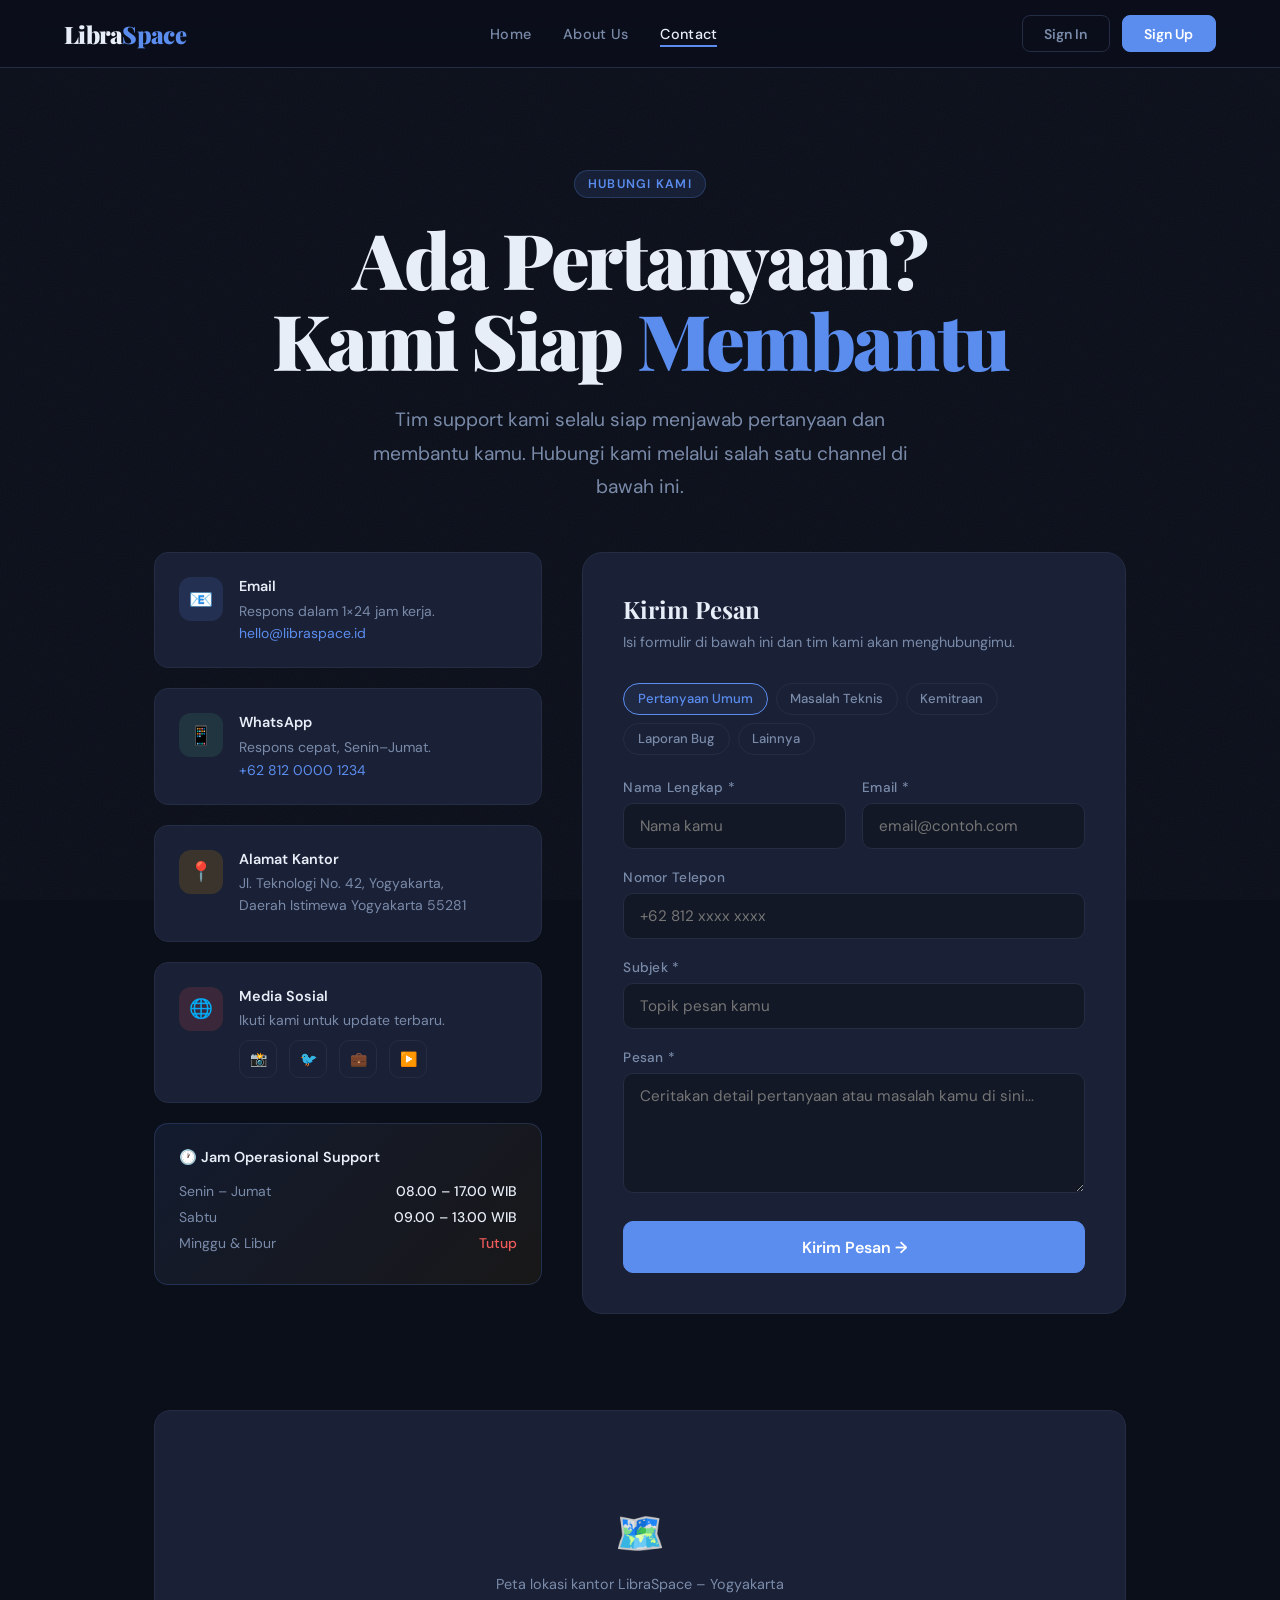
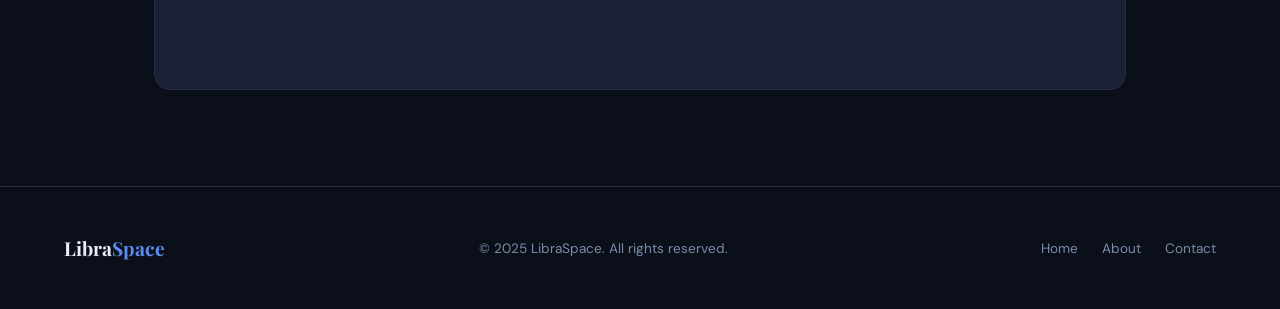
<file: contact.html>
<!DOCTYPE html>
<html lang="id">
<head>
  <meta charset="UTF-8"/>
  <meta name="viewport" content="width=device-width, initial-scale=1.0"/>
  <title>LibraSpace – Contact</title>
  <link rel="stylesheet" href="style.css"/>
  <style>
    .contact-hero {
      padding: clamp(4rem, 8vw, 7rem) clamp(1.5rem, 5vw, 4rem) 3rem;
      max-width: 1200px;
      margin: 0 auto;
      text-align: center;
    }
    .contact-hero .lead { margin: 0 auto; }

    .contact-grid {
      display: grid;
      grid-template-columns: 1fr 1.4fr;
      gap: 2.5rem;
      max-width: 1100px;
      margin: 0 auto;
      padding: 0 clamp(1.5rem, 5vw, 4rem) 6rem;
    }

    /* INFO COLUMN */
    .contact-info { display: flex; flex-direction: column; gap: 1.25rem; }

    .info-card {
      background: var(--card);
      border: 1px solid var(--border);
      border-radius: var(--radius);
      padding: 1.5rem;
      display: flex;
      gap: 1rem;
      align-items: flex-start;
      transition: border-color var(--transition);
    }
    .info-card:hover { border-color: rgba(91,141,239,0.35); }
    .info-icon {
      width: 44px; height: 44px;
      border-radius: 12px;
      display: flex; align-items: center; justify-content: center;
      font-size: 1.2rem; flex-shrink: 0;
    }
    .info-card h4 { font-size: 0.9rem; font-weight: 600; margin-bottom: 0.35rem; }
    .info-card p { font-size: 0.875rem; color: var(--muted); line-height: 1.55; }
    .info-card a { color: var(--primary); text-decoration: none; font-size: 0.875rem; }
    .info-card a:hover { text-decoration: underline; }

    .social-row { display: flex; gap: 0.75rem; margin-top: 0.5rem; }
    .social-link {
      width: 38px; height: 38px;
      border: 1.5px solid var(--border);
      border-radius: 10px;
      display: flex; align-items: center; justify-content: center;
      font-size: 1rem;
      text-decoration: none;
      transition: all var(--transition);
    }
    .social-link:hover { border-color: var(--primary); background: rgba(91,141,239,0.08); }

    .office-hours {
      background: linear-gradient(135deg, rgba(91,141,239,0.1), rgba(240,165,0,0.06));
      border: 1px solid rgba(91,141,239,0.2);
      border-radius: var(--radius);
      padding: 1.5rem;
    }
    .office-hours h4 { font-size: 0.9rem; font-weight: 600; margin-bottom: 1rem; }
    .hours-row { display: flex; justify-content: space-between; font-size: 0.875rem; margin-bottom: 0.5rem; }
    .hours-row span:first-child { color: var(--muted); }
    .hours-row span:last-child { font-weight: 500; }

    /* FORM COLUMN */
    .contact-form-box {
      background: var(--card);
      border: 1px solid var(--border);
      border-radius: 20px;
      padding: 2.5rem;
    }
    .contact-form-box h2 { font-size: 1.5rem; margin-bottom: 0.5rem; }
    .contact-form-box > p { font-size: 0.9rem; color: var(--muted); margin-bottom: 2rem; }

    .topic-pills { display: flex; flex-wrap: wrap; gap: 0.5rem; margin-bottom: 1.5rem; }
    .pill {
      padding: 0.4rem 0.85rem;
      border: 1.5px solid var(--border);
      border-radius: 100px;
      font-size: 0.82rem;
      font-weight: 500;
      color: var(--muted);
      cursor: pointer;
      transition: all var(--transition);
      background: transparent;
      font-family: 'DM Sans', sans-serif;
    }
    .pill:hover, .pill.active { border-color: var(--primary); color: var(--primary); background: rgba(91,141,239,0.08); }

    .submit-btn { width: 100%; padding: 0.9rem; font-size: 1rem; border-radius: 10px; margin-top: 0.5rem; }

    .success-msg {
      display: none;
      background: rgba(76,175,130,0.1);
      border: 1px solid rgba(76,175,130,0.3);
      border-radius: 12px;
      padding: 1.25rem;
      text-align: center;
      margin-top: 1.25rem;
    }
    .success-msg.show { display: block; }
    .success-msg p { color: var(--success); font-weight: 500; }

    /* MAP PLACEHOLDER */
    .map-section {
      max-width: 1100px;
      margin: 0 auto;
      padding: 0 clamp(1.5rem, 5vw, 4rem) 6rem;
    }
    .map-placeholder {
      background: var(--card);
      border: 1px solid var(--border);
      border-radius: 16px;
      height: 280px;
      display: flex; align-items: center; justify-content: center;
      flex-direction: column; gap: 1rem;
      color: var(--muted);
    }
    .map-placeholder span { font-size: 2.5rem; }
    .map-placeholder p { font-size: 0.9rem; }

    @media (max-width: 900px) {
      .contact-grid { grid-template-columns: 1fr; }
    }
  </style>
</head>
<body>

<nav>
  <a href="index.html" class="nav-brand">Libra<span>Space</span></a>
  <ul class="nav-links">
    <li><a href="index.html">Home</a></li>
    <li><a href="about.html">About Us</a></li>
    <li><a href="contact.html" class="active">Contact</a></li>
  </ul>
  <div class="nav-cta">
    <a href="signin.html" class="btn btn-ghost">Sign In</a>
    <a href="signup.html" class="btn btn-primary">Sign Up</a>
  </div>
  <button class="hamburger" aria-label="Menu">
    <span></span><span></span><span></span>
  </button>
</nav>

<div class="mobile-menu">
  <a href="index.html">Home</a>
  <a href="about.html">About Us</a>
  <a href="contact.html">Contact</a>
  <a href="signin.html">Sign In</a>
  <a href="signup.html">Sign Up</a>
</div>

<main>
  <div class="contact-hero reveal">
    <div class="tag">Hubungi Kami</div>
    <h1 class="heading-xl">Ada Pertanyaan?<br/>Kami Siap <em>Membantu</em></h1>
    <p class="lead">Tim support kami selalu siap menjawab pertanyaan dan membantu kamu. Hubungi kami melalui salah satu channel di bawah ini.</p>
  </div>

  <div class="contact-grid">
    <!-- INFO -->
    <div class="contact-info">
      <div class="info-card reveal">
        <div class="info-icon" style="background:rgba(91,141,239,0.15);">📧</div>
        <div>
          <h4>Email</h4>
          <p>Respons dalam 1×24 jam kerja.</p>
          <a href="mailto:hello@libraspace.id">hello@libraspace.id</a>
        </div>
      </div>
      <div class="info-card reveal" data-delay="100">
        <div class="info-icon" style="background:rgba(76,175,130,0.15);">📱</div>
        <div>
          <h4>WhatsApp</h4>
          <p>Respons cepat, Senin–Jumat.</p>
          <a href="#">+62 812 0000 1234</a>
        </div>
      </div>
      <div class="info-card reveal" data-delay="200">
        <div class="info-icon" style="background:rgba(240,165,0,0.15);">📍</div>
        <div>
          <h4>Alamat Kantor</h4>
          <p>Jl. Teknologi No. 42, Yogyakarta,<br/>Daerah Istimewa Yogyakarta 55281</p>
        </div>
      </div>

      <div class="info-card reveal" data-delay="300">
        <div class="info-icon" style="background:rgba(239,91,91,0.15);">🌐</div>
        <div>
          <h4>Media Sosial</h4>
          <p>Ikuti kami untuk update terbaru.</p>
          <div class="social-row">
            <a href="#" class="social-link" title="Instagram">📸</a>
            <a href="#" class="social-link" title="Twitter/X">🐦</a>
            <a href="#" class="social-link" title="LinkedIn">💼</a>
            <a href="#" class="social-link" title="YouTube">▶️</a>
          </div>
        </div>
      </div>

      <div class="office-hours reveal" data-delay="400">
        <h4>🕐 Jam Operasional Support</h4>
        <div class="hours-row"><span>Senin – Jumat</span><span>08.00 – 17.00 WIB</span></div>
        <div class="hours-row"><span>Sabtu</span><span>09.00 – 13.00 WIB</span></div>
        <div class="hours-row"><span>Minggu & Libur</span><span style="color:var(--danger)">Tutup</span></div>
      </div>
    </div>

    <!-- FORM -->
    <div class="contact-form-box reveal">
      <h2>Kirim Pesan</h2>
      <p>Isi formulir di bawah ini dan tim kami akan menghubungimu.</p>

      <div class="topic-pills">
        <button class="pill active" onclick="setPill(this)">Pertanyaan Umum</button>
        <button class="pill" onclick="setPill(this)">Masalah Teknis</button>
        <button class="pill" onclick="setPill(this)">Kemitraan</button>
        <button class="pill" onclick="setPill(this)">Laporan Bug</button>
        <button class="pill" onclick="setPill(this)">Lainnya</button>
      </div>

      <form onsubmit="handleContact(event)">
        <div class="form-row">
          <div class="form-group">
            <label>Nama Lengkap *</label>
            <input type="text" placeholder="Nama kamu" required/>
          </div>
          <div class="form-group">
            <label>Email *</label>
            <input type="email" placeholder="email@contoh.com" required/>
          </div>
        </div>
        <div class="form-group">
          <label>Nomor Telepon</label>
          <input type="tel" placeholder="+62 812 xxxx xxxx"/>
        </div>
        <div class="form-group">
          <label>Subjek *</label>
          <input type="text" placeholder="Topik pesan kamu" required/>
        </div>
        <div class="form-group">
          <label>Pesan *</label>
          <textarea placeholder="Ceritakan detail pertanyaan atau masalah kamu di sini..." required></textarea>
        </div>
        <button type="submit" class="btn btn-primary submit-btn">Kirim Pesan →</button>
      </form>

      <div class="success-msg" id="successMsg">
        <p>✓ Pesan berhasil dikirim! Kami akan menghubungimu dalam 1×24 jam.</p>
      </div>
    </div>
  </div>

  <!-- MAP -->
  <div class="map-section">
    <div class="map-placeholder reveal">
      <span>🗺️</span>
      <p>Peta lokasi kantor LibraSpace – Yogyakarta</p>
    </div>
  </div>
</main>

<footer>
  <div class="footer-brand">Libra<span>Space</span></div>
  <p>© 2025 LibraSpace. All rights reserved.</p>
  <div class="footer-links">
    <a href="index.html">Home</a>
    <a href="about.html">About</a>
    <a href="contact.html">Contact</a>
  </div>
</footer>

<script src="main.js"></script>
<script>
function setPill(el) {
  document.querySelectorAll('.pill').forEach(p => p.classList.remove('active'));
  el.classList.add('active');
}
function handleContact(e) {
  e.preventDefault();
  const btn = e.target.querySelector('button[type=submit]');
  btn.textContent = 'Mengirim...';
  btn.disabled = true;
  setTimeout(() => {
    btn.textContent = '✓ Terkirim!';
    btn.style.background = 'var(--success)';
    document.getElementById('successMsg').classList.add('show');
  }, 1200);
}
</script>
</body>
</html>
</file>
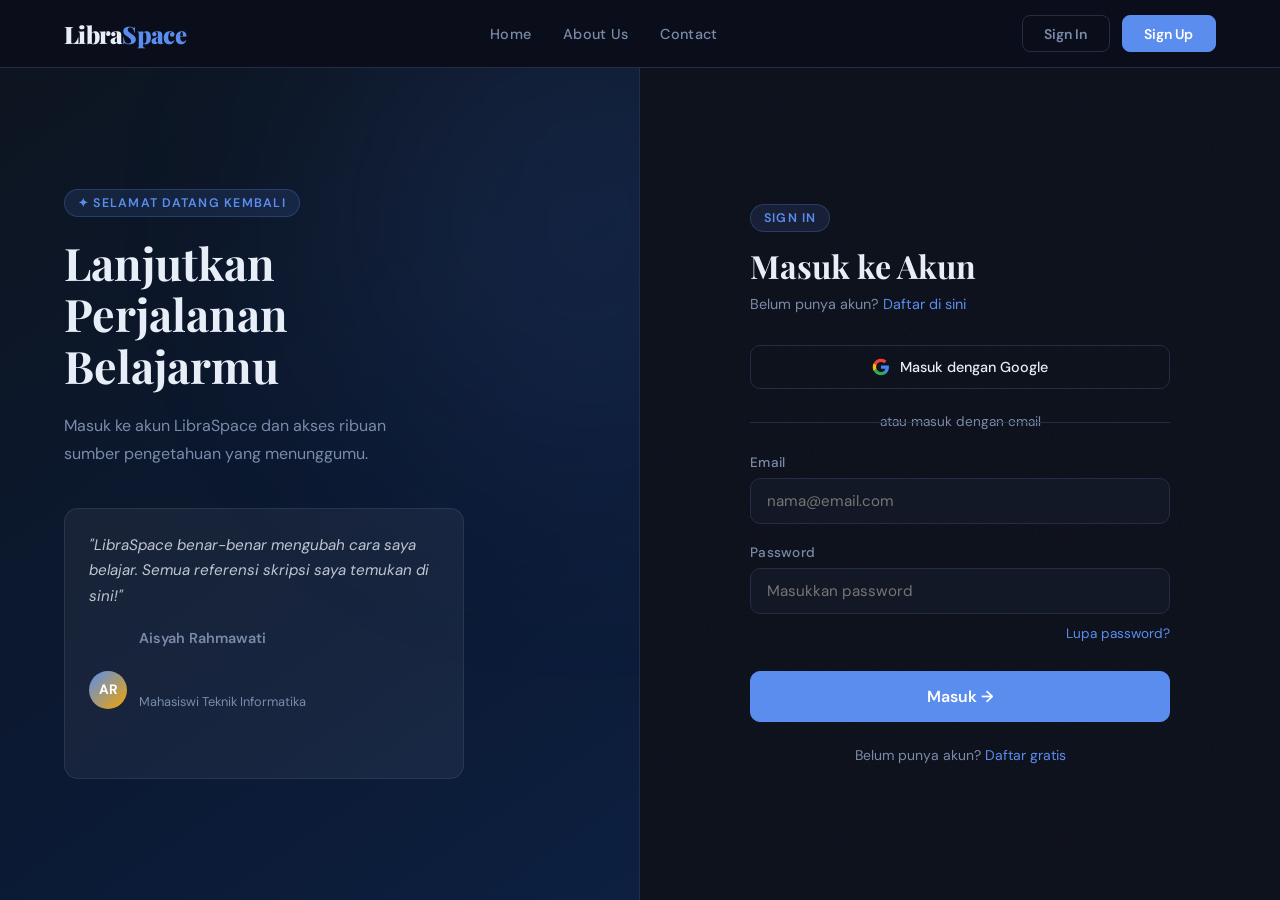
<file: signin.html>
<!DOCTYPE html>
<html lang="id">
<head>
  <meta charset="UTF-8"/>
  <meta name="viewport" content="width=device-width, initial-scale=1.0"/>
  <title>LibraSpace – Sign In</title>
  <link rel="stylesheet" href="style.css"/>
  <style>
    .auth-page {
      min-height: calc(100vh - 68px);
      display: grid;
      grid-template-columns: 1fr 1fr;
    }

    /* LEFT PANEL */
    .auth-visual {
      background: linear-gradient(145deg, #0D1520 0%, #0B1933 60%, #0D2040 100%);
      border-right: 1px solid var(--border);
      display: flex;
      flex-direction: column;
      align-items: flex-start;
      justify-content: center;
      padding: 4rem;
      position: relative;
      overflow: hidden;
    }
    .auth-visual .blob {
      width: 500px; height: 500px;
      background: rgba(91,141,239,0.1);
      top: -100px; right: -200px;
    }
    .auth-visual h2 {
      font-size: clamp(2rem, 3.5vw, 3rem);
      line-height: 1.15;
      margin-bottom: 1.25rem;
      position: relative; z-index: 2;
    }
    .auth-visual p {
      color: var(--muted);
      line-height: 1.75;
      margin-bottom: 2.5rem;
      position: relative; z-index: 2;
      max-width: 380px;
    }
    .testimonial-card {
      background: rgba(255,255,255,0.05);
      border: 1px solid rgba(255,255,255,0.08);
      border-radius: 14px;
      padding: 1.5rem;
      position: relative; z-index: 2;
      max-width: 400px;
    }
    .testimonial-card blockquote {
      font-style: italic;
      color: rgba(232,238,248,0.8);
      font-size: 0.95rem;
      line-height: 1.7;
      margin-bottom: 1rem;
    }
    .testimonial-author { display: flex; align-items: center; gap: 0.75rem; }
    .avatar {
      width: 38px; height: 38px; border-radius: 50%;
      background: linear-gradient(135deg, var(--primary), var(--accent));
      display: flex; align-items: center; justify-content: center;
      font-weight: 700; font-size: 0.85rem; color: #fff;
    }
    .testimonial-author div p:first-child { font-weight: 600; font-size: 0.9rem; }
    .testimonial-author div p:last-child { font-size: 0.8rem; color: var(--muted); }

    /* RIGHT PANEL */
    .auth-form-panel {
      display: flex;
      flex-direction: column;
      align-items: center;
      justify-content: center;
      padding: 4rem clamp(2rem, 5vw, 4rem);
    }
    .auth-form-box {
      width: 100%;
      max-width: 420px;
    }
    .auth-form-box .tag { margin-bottom: 0.75rem; }
    .auth-form-box h1 { font-size: 2rem; margin-bottom: 0.5rem; }
    .auth-form-box .sub { color: var(--muted); font-size: 0.9rem; margin-bottom: 2rem; }
    .auth-form-box .sub a { color: var(--primary); text-decoration: none; }
    .auth-form-box .sub a:hover { text-decoration: underline; }

    .social-btn {
      width: 100%;
      padding: 0.75rem 1rem;
      border: 1.5px solid var(--border);
      background: transparent;
      color: var(--text);
      border-radius: 10px;
      font-family: 'DM Sans', sans-serif;
      font-size: 0.9rem;
      font-weight: 500;
      cursor: pointer;
      display: flex; align-items: center; justify-content: center; gap: 0.6rem;
      transition: all var(--transition);
      margin-bottom: 0.75rem;
    }
    .social-btn:hover {
      border-color: var(--primary);
      background: rgba(91,141,239,0.05);
    }

    .forgot { text-align: right; margin-top: -0.75rem; margin-bottom: 1.25rem; }
    .forgot a { font-size: 0.85rem; color: var(--primary); text-decoration: none; }
    .forgot a:hover { text-decoration: underline; }

    .submit-btn { width: 100%; margin-top: 0.5rem; padding: 0.85rem; font-size: 1rem; border-radius: 10px; }

    .form-footer { text-align: center; margin-top: 1.5rem; font-size: 0.875rem; color: var(--muted); }
    .form-footer a { color: var(--primary); text-decoration: none; }

    @media (max-width: 900px) {
      .auth-page { grid-template-columns: 1fr; }
      .auth-visual { display: none; }
      .auth-form-panel { padding: 2rem 1.5rem; }
    }
  </style>
</head>
<body>

<nav>
  <a href="index.html" class="nav-brand">Libra<span>Space</span></a>
  <ul class="nav-links">
    <li><a href="index.html">Home</a></li>
    <li><a href="about.html">About Us</a></li>
    <li><a href="contact.html">Contact</a></li>
  </ul>
  <div class="nav-cta">
    <a href="signin.html" class="btn btn-ghost">Sign In</a>
    <a href="signup.html" class="btn btn-primary">Sign Up</a>
  </div>
  <button class="hamburger" aria-label="Menu">
    <span></span><span></span><span></span>
  </button>
</nav>

<div class="mobile-menu">
  <a href="index.html">Home</a>
  <a href="about.html">About Us</a>
  <a href="contact.html">Contact</a>
  <a href="signin.html">Sign In</a>
  <a href="signup.html">Sign Up</a>
</div>

<main>
  <div class="auth-page">
    <!-- LEFT VISUAL -->
    <div class="auth-visual">
      <div class="blob"></div>
      <div class="tag" style="position:relative;z-index:2;">✦ Selamat Datang Kembali</div>
      <h2>Lanjutkan<br/>Perjalanan<br/>Belajarmu</h2>
      <p>Masuk ke akun LibraSpace dan akses ribuan sumber pengetahuan yang menunggumu.</p>
      <div class="testimonial-card">
        <blockquote>"LibraSpace benar-benar mengubah cara saya belajar. Semua referensi skripsi saya temukan di sini!"</blockquote>
        <div class="testimonial-author">
          <div class="avatar">AR</div>
          <div>
            <p>Aisyah Rahmawati</p>
            <p>Mahasiswi Teknik Informatika</p>
          </div>
        </div>
      </div>
    </div>

    <!-- RIGHT FORM -->
    <div class="auth-form-panel">
      <div class="auth-form-box reveal">
        <div class="tag">Sign In</div>
        <h1>Masuk ke Akun</h1>
        <p class="sub">Belum punya akun? <a href="signup.html">Daftar di sini</a></p>

        <button class="social-btn">
          <svg width="18" height="18" viewBox="0 0 24 24"><path fill="#4285F4" d="M22.56 12.25c0-.78-.07-1.53-.2-2.25H12v4.26h5.92c-.26 1.37-1.04 2.53-2.21 3.31v2.77h3.57c2.08-1.92 3.28-4.74 3.28-8.09z"/><path fill="#34A853" d="M12 23c2.97 0 5.46-.98 7.28-2.66l-3.57-2.77c-.98.66-2.23 1.06-3.71 1.06-2.86 0-5.29-1.93-6.16-4.53H2.18v2.84C3.99 20.53 7.7 23 12 23z"/><path fill="#FBBC05" d="M5.84 14.09c-.22-.66-.35-1.36-.35-2.09s.13-1.43.35-2.09V7.07H2.18C1.43 8.55 1 10.22 1 12s.43 3.45 1.18 4.93l2.85-2.22.81-.62z"/><path fill="#EA4335" d="M12 5.38c1.62 0 3.06.56 4.21 1.64l3.15-3.15C17.45 2.09 14.97 1 12 1 7.7 1 3.99 3.47 2.18 7.07l3.66 2.84c.87-2.6 3.3-4.53 6.16-4.53z"/></svg>
          Masuk dengan Google
        </button>

        <div class="divider">atau masuk dengan email</div>

        <form onsubmit="handleSignIn(event)">
          <div class="form-group">
            <label for="email">Email</label>
            <input type="email" id="email" placeholder="nama@email.com" required/>
          </div>
          <div class="form-group">
            <label for="password">Password</label>
            <input type="password" id="password" placeholder="Masukkan password" required/>
          </div>
          <div class="forgot"><a href="#">Lupa password?</a></div>
          <button type="submit" class="btn btn-primary submit-btn">Masuk →</button>
        </form>

        <div class="form-footer">
          Belum punya akun? <a href="signup.html">Daftar gratis</a>
        </div>
      </div>
    </div>
  </div>
</main>

<script src="main.js"></script>
<script>
function handleSignIn(e) {
  e.preventDefault();
  const btn = e.target.querySelector('button[type=submit]');
  btn.textContent = 'Memproses...';
  btn.disabled = true;
  setTimeout(() => {
    btn.textContent = '✓ Berhasil Masuk!';
    btn.style.background = 'var(--success)';
  }, 1200);
}
</script>
</body>
</html>
</file>
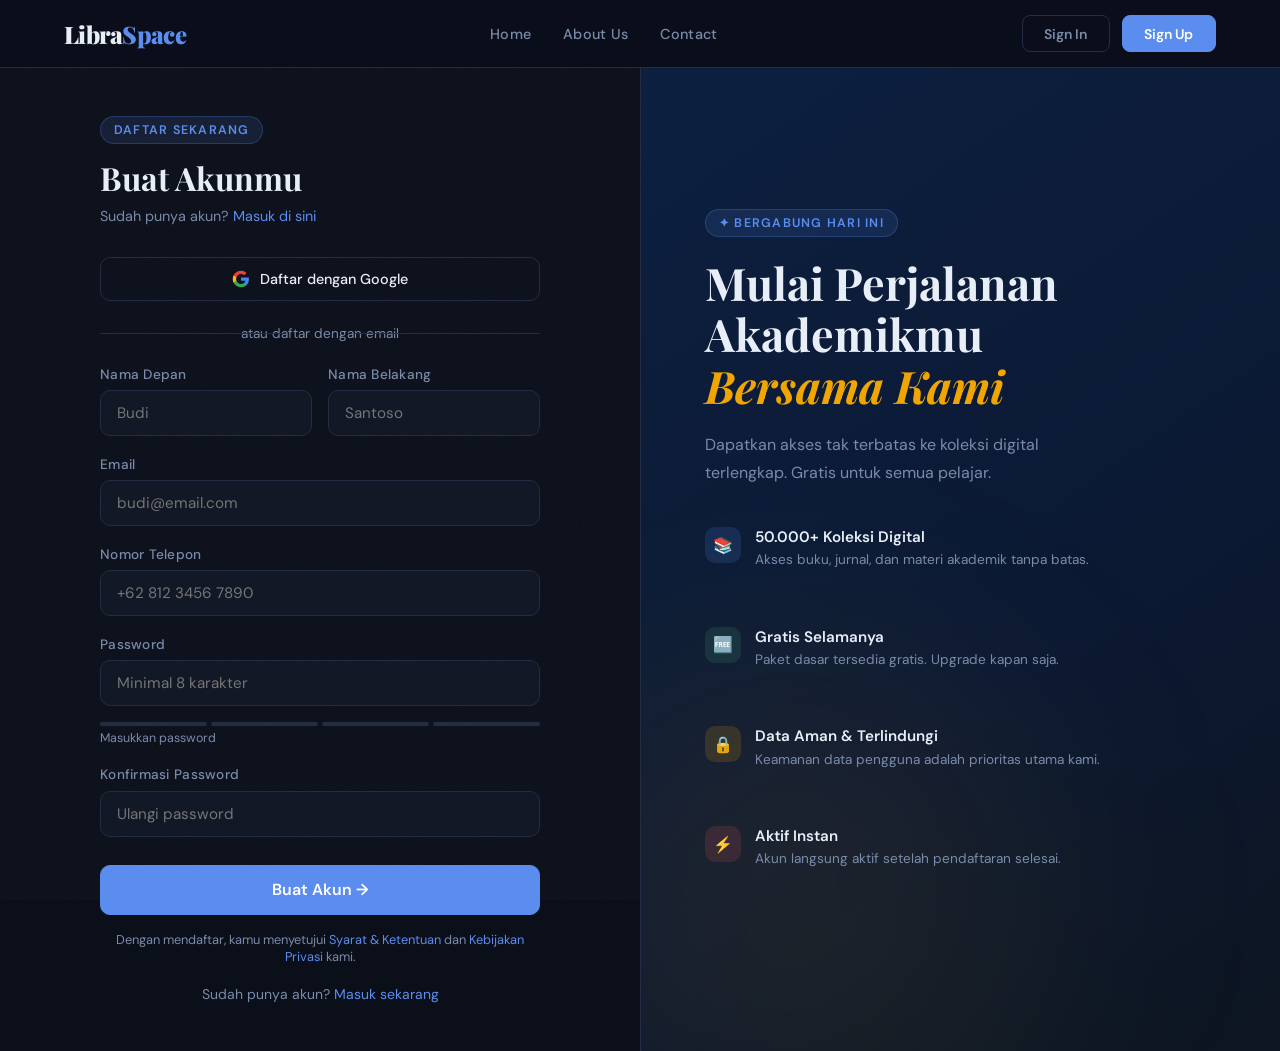
<file: signup.html>
<!DOCTYPE html>
<html lang="id">
<head>
  <meta charset="UTF-8"/>
  <meta name="viewport" content="width=device-width, initial-scale=1.0"/>
  <title>LibraSpace – Sign Up</title>
  <link rel="stylesheet" href="style.css"/>
  <style>
    .auth-page {
      min-height: calc(100vh - 68px);
      display: grid;
      grid-template-columns: 1fr 1fr;
    }

    /* RIGHT VISUAL */
    .auth-visual {
      background: linear-gradient(145deg, #0D2040 0%, #0B1933 60%, #0D1520 100%);
      border-left: 1px solid var(--border);
      display: flex;
      flex-direction: column;
      align-items: flex-start;
      justify-content: center;
      padding: 4rem;
      position: relative;
      overflow: hidden;
      order: 2;
    }
    .auth-visual .blob {
      width: 500px; height: 500px;
      background: rgba(240,165,0,0.08);
      bottom: -100px; left: -100px;
    }
    .auth-visual h2 {
      font-size: clamp(2rem, 3.5vw, 3rem);
      line-height: 1.15;
      margin-bottom: 1.25rem;
      position: relative; z-index: 2;
    }
    .auth-visual p {
      color: var(--muted);
      line-height: 1.75;
      margin-bottom: 2.5rem;
      position: relative; z-index: 2;
      max-width: 380px;
    }
    .perks { position: relative; z-index: 2; display: flex; flex-direction: column; gap: 1rem; }
    .perk {
      display: flex; align-items: flex-start; gap: 0.85rem;
    }
    .perk-icon {
      width: 36px; height: 36px; border-radius: 10px; flex-shrink: 0;
      display: flex; align-items: center; justify-content: center;
      font-size: 1rem;
    }
    .perk-text h4 { font-size: 0.95rem; font-weight: 600; margin-bottom: 0.2rem; color: var(--text); }
    .perk-text p { font-size: 0.85rem; color: var(--muted); line-height: 1.5; }

    /* FORM PANEL */
    .auth-form-panel {
      display: flex;
      flex-direction: column;
      align-items: center;
      justify-content: center;
      padding: 3rem clamp(2rem, 5vw, 4rem);
    }
    .auth-form-box {
      width: 100%;
      max-width: 440px;
    }
    .auth-form-box .tag { margin-bottom: 0.75rem; }
    .auth-form-box h1 { font-size: 2rem; margin-bottom: 0.5rem; }
    .auth-form-box .sub { color: var(--muted); font-size: 0.9rem; margin-bottom: 2rem; }
    .auth-form-box .sub a { color: var(--primary); text-decoration: none; }

    .social-btn {
      width: 100%;
      padding: 0.75rem 1rem;
      border: 1.5px solid var(--border);
      background: transparent;
      color: var(--text);
      border-radius: 10px;
      font-family: 'DM Sans', sans-serif;
      font-size: 0.9rem;
      font-weight: 500;
      cursor: pointer;
      display: flex; align-items: center; justify-content: center; gap: 0.6rem;
      transition: all var(--transition);
      margin-bottom: 0.75rem;
    }
    .social-btn:hover { border-color: var(--primary); background: rgba(91,141,239,0.05); }

    .submit-btn { width: 100%; margin-top: 0.5rem; padding: 0.85rem; font-size: 1rem; border-radius: 10px; }

    .terms {
      font-size: 0.8rem; color: var(--muted); margin-top: 1rem; text-align: center;
    }
    .terms a { color: var(--primary); text-decoration: none; }

    .form-footer { text-align: center; margin-top: 1.25rem; font-size: 0.875rem; color: var(--muted); }
    .form-footer a { color: var(--primary); text-decoration: none; }

    /* Password strength */
    .pw-strength { margin-top: 0.5rem; }
    .pw-bars { display: flex; gap: 4px; margin-bottom: 0.3rem; }
    .pw-bar { height: 4px; flex: 1; border-radius: 4px; background: var(--border); transition: background 0.3s; }
    .pw-label { font-size: 0.78rem; color: var(--muted); }

    @media (max-width: 900px) {
      .auth-page { grid-template-columns: 1fr; }
      .auth-visual { display: none; }
      .auth-form-panel { padding: 2rem 1.5rem; }
    }
  </style>
</head>
<body>

<nav>
  <a href="index.html" class="nav-brand">Libra<span>Space</span></a>
  <ul class="nav-links">
    <li><a href="index.html">Home</a></li>
    <li><a href="about.html">About Us</a></li>
    <li><a href="contact.html">Contact</a></li>
  </ul>
  <div class="nav-cta">
    <a href="signin.html" class="btn btn-ghost">Sign In</a>
    <a href="signup.html" class="btn btn-primary">Sign Up</a>
  </div>
  <button class="hamburger" aria-label="Menu">
    <span></span><span></span><span></span>
  </button>
</nav>

<div class="mobile-menu">
  <a href="index.html">Home</a>
  <a href="about.html">About Us</a>
  <a href="contact.html">Contact</a>
  <a href="signin.html">Sign In</a>
  <a href="signup.html">Sign Up</a>
</div>

<main>
  <div class="auth-page">
    <!-- FORM PANEL (left) -->
    <div class="auth-form-panel">
      <div class="auth-form-box reveal">
        <div class="tag">Daftar Sekarang</div>
        <h1>Buat Akunmu</h1>
        <p class="sub">Sudah punya akun? <a href="signin.html">Masuk di sini</a></p>

        <button class="social-btn">
          <svg width="18" height="18" viewBox="0 0 24 24"><path fill="#4285F4" d="M22.56 12.25c0-.78-.07-1.53-.2-2.25H12v4.26h5.92c-.26 1.37-1.04 2.53-2.21 3.31v2.77h3.57c2.08-1.92 3.28-4.74 3.28-8.09z"/><path fill="#34A853" d="M12 23c2.97 0 5.46-.98 7.28-2.66l-3.57-2.77c-.98.66-2.23 1.06-3.71 1.06-2.86 0-5.29-1.93-6.16-4.53H2.18v2.84C3.99 20.53 7.7 23 12 23z"/><path fill="#FBBC05" d="M5.84 14.09c-.22-.66-.35-1.36-.35-2.09s.13-1.43.35-2.09V7.07H2.18C1.43 8.55 1 10.22 1 12s.43 3.45 1.18 4.93l2.85-2.22.81-.62z"/><path fill="#EA4335" d="M12 5.38c1.62 0 3.06.56 4.21 1.64l3.15-3.15C17.45 2.09 14.97 1 12 1 7.7 1 3.99 3.47 2.18 7.07l3.66 2.84c.87-2.6 3.3-4.53 6.16-4.53z"/></svg>
          Daftar dengan Google
        </button>

        <div class="divider">atau daftar dengan email</div>

        <form onsubmit="handleSignUp(event)">
          <div class="form-row">
            <div class="form-group">
              <label>Nama Depan</label>
              <input type="text" placeholder="Budi" required/>
            </div>
            <div class="form-group">
              <label>Nama Belakang</label>
              <input type="text" placeholder="Santoso" required/>
            </div>
          </div>
          <div class="form-group">
            <label>Email</label>
            <input type="email" placeholder="budi@email.com" required/>
          </div>
          <div class="form-group">
            <label>Nomor Telepon</label>
            <input type="tel" placeholder="+62 812 3456 7890"/>
          </div>
          <div class="form-group">
            <label>Password</label>
            <input type="password" id="pw" placeholder="Minimal 8 karakter" required oninput="checkStrength(this.value)"/>
            <div class="pw-strength">
              <div class="pw-bars">
                <div class="pw-bar" id="b1"></div>
                <div class="pw-bar" id="b2"></div>
                <div class="pw-bar" id="b3"></div>
                <div class="pw-bar" id="b4"></div>
              </div>
              <div class="pw-label" id="pw-label">Masukkan password</div>
            </div>
          </div>
          <div class="form-group">
            <label>Konfirmasi Password</label>
            <input type="password" placeholder="Ulangi password" required/>
          </div>
          <button type="submit" class="btn btn-primary submit-btn">Buat Akun →</button>
        </form>

        <p class="terms">
          Dengan mendaftar, kamu menyetujui <a href="#">Syarat & Ketentuan</a> dan <a href="#">Kebijakan Privasi</a> kami.
        </p>
        <div class="form-footer">
          Sudah punya akun? <a href="signin.html">Masuk sekarang</a>
        </div>
      </div>
    </div>

    <!-- RIGHT VISUAL -->
    <div class="auth-visual">
      <div class="blob"></div>
      <div class="tag" style="position:relative;z-index:2;">✦ Bergabung Hari Ini</div>
      <h2>Mulai Perjalanan<br/>Akademikmu<br/><em style="color:var(--accent)">Bersama Kami</em></h2>
      <p>Dapatkan akses tak terbatas ke koleksi digital terlengkap. Gratis untuk semua pelajar.</p>
      <div class="perks">
        <div class="perk">
          <div class="perk-icon" style="background:rgba(91,141,239,0.15);">📚</div>
          <div class="perk-text">
            <h4>50.000+ Koleksi Digital</h4>
            <p>Akses buku, jurnal, dan materi akademik tanpa batas.</p>
          </div>
        </div>
        <div class="perk">
          <div class="perk-icon" style="background:rgba(76,175,130,0.15);">🆓</div>
          <div class="perk-text">
            <h4>Gratis Selamanya</h4>
            <p>Paket dasar tersedia gratis. Upgrade kapan saja.</p>
          </div>
        </div>
        <div class="perk">
          <div class="perk-icon" style="background:rgba(240,165,0,0.15);">🔒</div>
          <div class="perk-text">
            <h4>Data Aman & Terlindungi</h4>
            <p>Keamanan data pengguna adalah prioritas utama kami.</p>
          </div>
        </div>
        <div class="perk">
          <div class="perk-icon" style="background:rgba(239,91,91,0.15);">⚡</div>
          <div class="perk-text">
            <h4>Aktif Instan</h4>
            <p>Akun langsung aktif setelah pendaftaran selesai.</p>
          </div>
        </div>
      </div>
    </div>
  </div>
</main>

<script src="main.js"></script>
<script>
function checkStrength(val) {
  const bars = [document.getElementById('b1'), document.getElementById('b2'),
                document.getElementById('b3'), document.getElementById('b4')];
  const label = document.getElementById('pw-label');
  let score = 0;
  if (val.length >= 8) score++;
  if (/[A-Z]/.test(val)) score++;
  if (/[0-9]/.test(val)) score++;
  if (/[^A-Za-z0-9]/.test(val)) score++;
  const colors = ['#EF5B5B','#F0A500','#5B8DEF','#4CAF82'];
  const labels = ['Lemah','Sedang','Kuat','Sangat Kuat'];
  bars.forEach((b, i) => b.style.background = i < score ? colors[score-1] : 'var(--border)');
  label.textContent = val.length === 0 ? 'Masukkan password' : labels[score-1] || 'Lemah';
  label.style.color = val.length === 0 ? 'var(--muted)' : colors[score-1];
}

function handleSignUp(e) {
  e.preventDefault();
  const btn = e.target.querySelector('button[type=submit]');
  btn.textContent = 'Memproses...';
  btn.disabled = true;
  setTimeout(() => {
    btn.textContent = '✓ Akun Berhasil Dibuat!';
    btn.style.background = 'var(--success)';
  }, 1500);
}
</script>
</body>
</html>
</file>
<file: style.css>
@import url('https://fonts.googleapis.com/css2?family=Playfair+Display:wght@400;700;900&family=DM+Sans:wght@300;400;500;600&display=swap');

:root {
  --bg:       #0B0F1A;
  --surface:  #131826;
  --card:     #1A2035;
  --border:   #252D44;
  --primary:  #5B8DEF;
  --accent:   #F0A500;
  --text:     #E8EEF8;
  --muted:    #7A8BAA;
  --danger:   #EF5B5B;
  --success:  #4CAF82;
  --radius:   14px;
  --transition: 0.3s cubic-bezier(.4,0,.2,1);
}

*, *::before, *::after { box-sizing: border-box; margin: 0; padding: 0; }

html { scroll-behavior: smooth; }

body {
  font-family: 'DM Sans', sans-serif;
  background: var(--bg);
  color: var(--text);
  min-height: 100vh;
  overflow-x: hidden;
}

/* ── NOISE OVERLAY ── */
body::before {
  content: '';
  position: fixed;
  inset: 0;
  background-image: url("data:image/svg+xml,%3Csvg xmlns='http://www.w3.org/2000/svg' width='300' height='300'%3E%3Cfilter id='n'%3E%3CfeTurbulence type='fractalNoise' baseFrequency='0.75' numOctaves='4' stitchTiles='stitch'/%3E%3C/filter%3E%3Crect width='300' height='300' filter='url(%23n)' opacity='0.04'/%3E%3C/svg%3E");
  pointer-events: none;
  z-index: 0;
}

/* ── NAV ── */
nav {
  position: fixed;
  top: 0; left: 0; right: 0;
  z-index: 1000;
  display: flex;
  align-items: center;
  justify-content: space-between;
  padding: 0 clamp(1.5rem, 5vw, 4rem);
  height: 68px;
  background: rgba(11,15,26,0.85);
  backdrop-filter: blur(18px);
  border-bottom: 1px solid var(--border);
}

.nav-brand {
  font-family: 'Playfair Display', serif;
  font-size: 1.5rem;
  font-weight: 900;
  color: var(--text);
  text-decoration: none;
  letter-spacing: -0.03em;
}
.nav-brand span { color: var(--primary); }

.nav-links {
  display: flex;
  align-items: center;
  gap: 2rem;
  list-style: none;
}

.nav-links a {
  color: var(--muted);
  text-decoration: none;
  font-size: 0.9rem;
  font-weight: 500;
  letter-spacing: 0.02em;
  transition: color var(--transition);
  position: relative;
}
.nav-links a::after {
  content: '';
  position: absolute;
  bottom: -4px; left: 0; right: 0;
  height: 2px;
  background: var(--primary);
  transform: scaleX(0);
  transition: transform var(--transition);
}
.nav-links a:hover,
.nav-links a.active { color: var(--text); }
.nav-links a:hover::after,
.nav-links a.active::after { transform: scaleX(1); }

.nav-cta {
  display: flex; gap: 0.75rem;
}
.btn {
  padding: 0.55rem 1.35rem;
  border-radius: 8px;
  font-family: 'DM Sans', sans-serif;
  font-size: 0.875rem;
  font-weight: 600;
  cursor: pointer;
  text-decoration: none;
  display: inline-flex;
  align-items: center;
  justify-content: center;
  gap: 0.5rem;
  transition: all var(--transition);
  border: 1.5px solid transparent;
}
.btn-ghost {
  color: var(--muted);
  border-color: var(--border);
  background: transparent;
}
.btn-ghost:hover { color: var(--text); border-color: var(--primary); }
.btn-primary {
  background: var(--primary);
  color: #fff;
  border-color: var(--primary);
}
.btn-primary:hover {
  background: #4a7de0;
  box-shadow: 0 0 24px rgba(91,141,239,0.4);
  transform: translateY(-1px);
}
.btn-accent {
  background: var(--accent);
  color: #0B0F1A;
  border-color: var(--accent);
  font-weight: 700;
}
.btn-accent:hover {
  background: #e09600;
  box-shadow: 0 0 24px rgba(240,165,0,0.35);
  transform: translateY(-1px);
}
.btn-lg {
  padding: 0.85rem 2rem;
  font-size: 1rem;
  border-radius: 10px;
}

/* ── HAMBURGER ── */
.hamburger {
  display: none;
  flex-direction: column;
  gap: 5px;
  cursor: pointer;
  padding: 4px;
  background: none;
  border: none;
}
.hamburger span {
  display: block;
  width: 24px;
  height: 2px;
  background: var(--text);
  border-radius: 2px;
  transition: all var(--transition);
}

/* ── MOBILE NAV OVERLAY ── */
.mobile-menu {
  display: none;
  position: fixed;
  inset: 68px 0 0 0;
  background: rgba(11,15,26,0.97);
  backdrop-filter: blur(20px);
  z-index: 999;
  flex-direction: column;
  align-items: center;
  justify-content: center;
  gap: 2rem;
}
.mobile-menu.open { display: flex; }
.mobile-menu a {
  color: var(--text);
  font-size: 1.5rem;
  font-family: 'Playfair Display', serif;
  text-decoration: none;
  opacity: 0.8;
  transition: opacity var(--transition);
}
.mobile-menu a:hover { opacity: 1; }

/* ── MAIN WRAPPER ── */
main {
  padding-top: 68px;
  position: relative;
  z-index: 1;
}

/* ── SECTION UTILS ── */
.section {
  padding: clamp(4rem, 10vw, 8rem) clamp(1.5rem, 5vw, 4rem);
  max-width: 1200px;
  margin: 0 auto;
}

.tag {
  display: inline-flex;
  align-items: center;
  gap: 0.4rem;
  font-size: 0.78rem;
  font-weight: 600;
  letter-spacing: 0.1em;
  text-transform: uppercase;
  color: var(--primary);
  background: rgba(91,141,239,0.12);
  border: 1px solid rgba(91,141,239,0.25);
  padding: 0.3rem 0.8rem;
  border-radius: 100px;
  margin-bottom: 1.25rem;
}

h1, h2, h3 { font-family: 'Playfair Display', serif; }

.heading-xl {
  font-size: clamp(2.5rem, 6vw, 5rem);
  font-weight: 900;
  line-height: 1.05;
  letter-spacing: -0.03em;
  margin-bottom: 1.5rem;
}
.heading-xl em {
  font-style: normal;
  color: var(--primary);
}

.heading-lg {
  font-size: clamp(1.8rem, 4vw, 3rem);
  font-weight: 700;
  letter-spacing: -0.02em;
  margin-bottom: 1rem;
}

.lead {
  font-size: clamp(1rem, 2vw, 1.2rem);
  color: var(--muted);
  line-height: 1.75;
  max-width: 560px;
}

/* ── CARDS ── */
.card {
  background: var(--card);
  border: 1px solid var(--border);
  border-radius: var(--radius);
  padding: 2rem;
  transition: border-color var(--transition), box-shadow var(--transition);
}
.card:hover {
  border-color: rgba(91,141,239,0.4);
  box-shadow: 0 8px 40px rgba(0,0,0,0.3);
}

/* ── FORM ── */
.form-group {
  display: flex;
  flex-direction: column;
  gap: 0.45rem;
  margin-bottom: 1.25rem;
}
.form-group label {
  font-size: 0.85rem;
  font-weight: 500;
  color: var(--muted);
  letter-spacing: 0.02em;
}
.form-group input,
.form-group textarea,
.form-group select {
  background: var(--surface);
  border: 1.5px solid var(--border);
  border-radius: 10px;
  padding: 0.75rem 1rem;
  color: var(--text);
  font-family: 'DM Sans', sans-serif;
  font-size: 0.95rem;
  transition: border-color var(--transition), box-shadow var(--transition);
  outline: none;
  width: 100%;
}
.form-group input:focus,
.form-group textarea:focus,
.form-group select:focus {
  border-color: var(--primary);
  box-shadow: 0 0 0 3px rgba(91,141,239,0.15);
}
.form-group textarea { resize: vertical; min-height: 120px; }

.form-row { display: grid; grid-template-columns: 1fr 1fr; gap: 1rem; }

/* ── DIVIDER ── */
.divider {
  text-align: center;
  position: relative;
  margin: 1.5rem 0;
  color: var(--muted);
  font-size: 0.85rem;
}
.divider::before, .divider::after {
  content: '';
  position: absolute;
  top: 50%;
  width: 42%;
  height: 1px;
  background: var(--border);
}
.divider::before { left: 0; }
.divider::after { right: 0; }

/* ── FOOTER ── */
footer {
  border-top: 1px solid var(--border);
  padding: 3rem clamp(1.5rem, 5vw, 4rem);
  display: flex;
  align-items: center;
  justify-content: space-between;
  flex-wrap: wrap;
  gap: 1rem;
  position: relative;
  z-index: 1;
}
.footer-brand {
  font-family: 'Playfair Display', serif;
  font-size: 1.2rem;
  font-weight: 700;
  color: var(--text);
}
.footer-brand span { color: var(--primary); }
footer p { font-size: 0.85rem; color: var(--muted); }
.footer-links { display: flex; gap: 1.5rem; }
.footer-links a { font-size: 0.85rem; color: var(--muted); text-decoration: none; transition: color var(--transition); }
.footer-links a:hover { color: var(--primary); }

/* ── GLOW BLOB ── */
.blob {
  position: absolute;
  border-radius: 50%;
  filter: blur(120px);
  pointer-events: none;
  z-index: 0;
}

/* ── SCROLL REVEAL ── */
.reveal {
  opacity: 0;
  transform: translateY(32px);
  transition: opacity 0.7s ease, transform 0.7s ease;
}
.reveal.visible {
  opacity: 1;
  transform: translateY(0);
}

/* ── BADGE ── */
.badge {
  display: inline-block;
  padding: 0.2rem 0.6rem;
  border-radius: 6px;
  font-size: 0.78rem;
  font-weight: 600;
}
.badge-blue { background: rgba(91,141,239,0.15); color: var(--primary); }
.badge-green { background: rgba(76,175,130,0.15); color: var(--success); }
.badge-gold { background: rgba(240,165,0,0.15); color: var(--accent); }

/* ── RESPONSIVE ── */
@media (max-width: 768px) {
  .nav-links, .nav-cta { display: none; }
  .hamburger { display: flex; }
  .form-row { grid-template-columns: 1fr; }
}
@media (max-width: 480px) {
  nav { padding: 0 1.25rem; }
}
</file>
